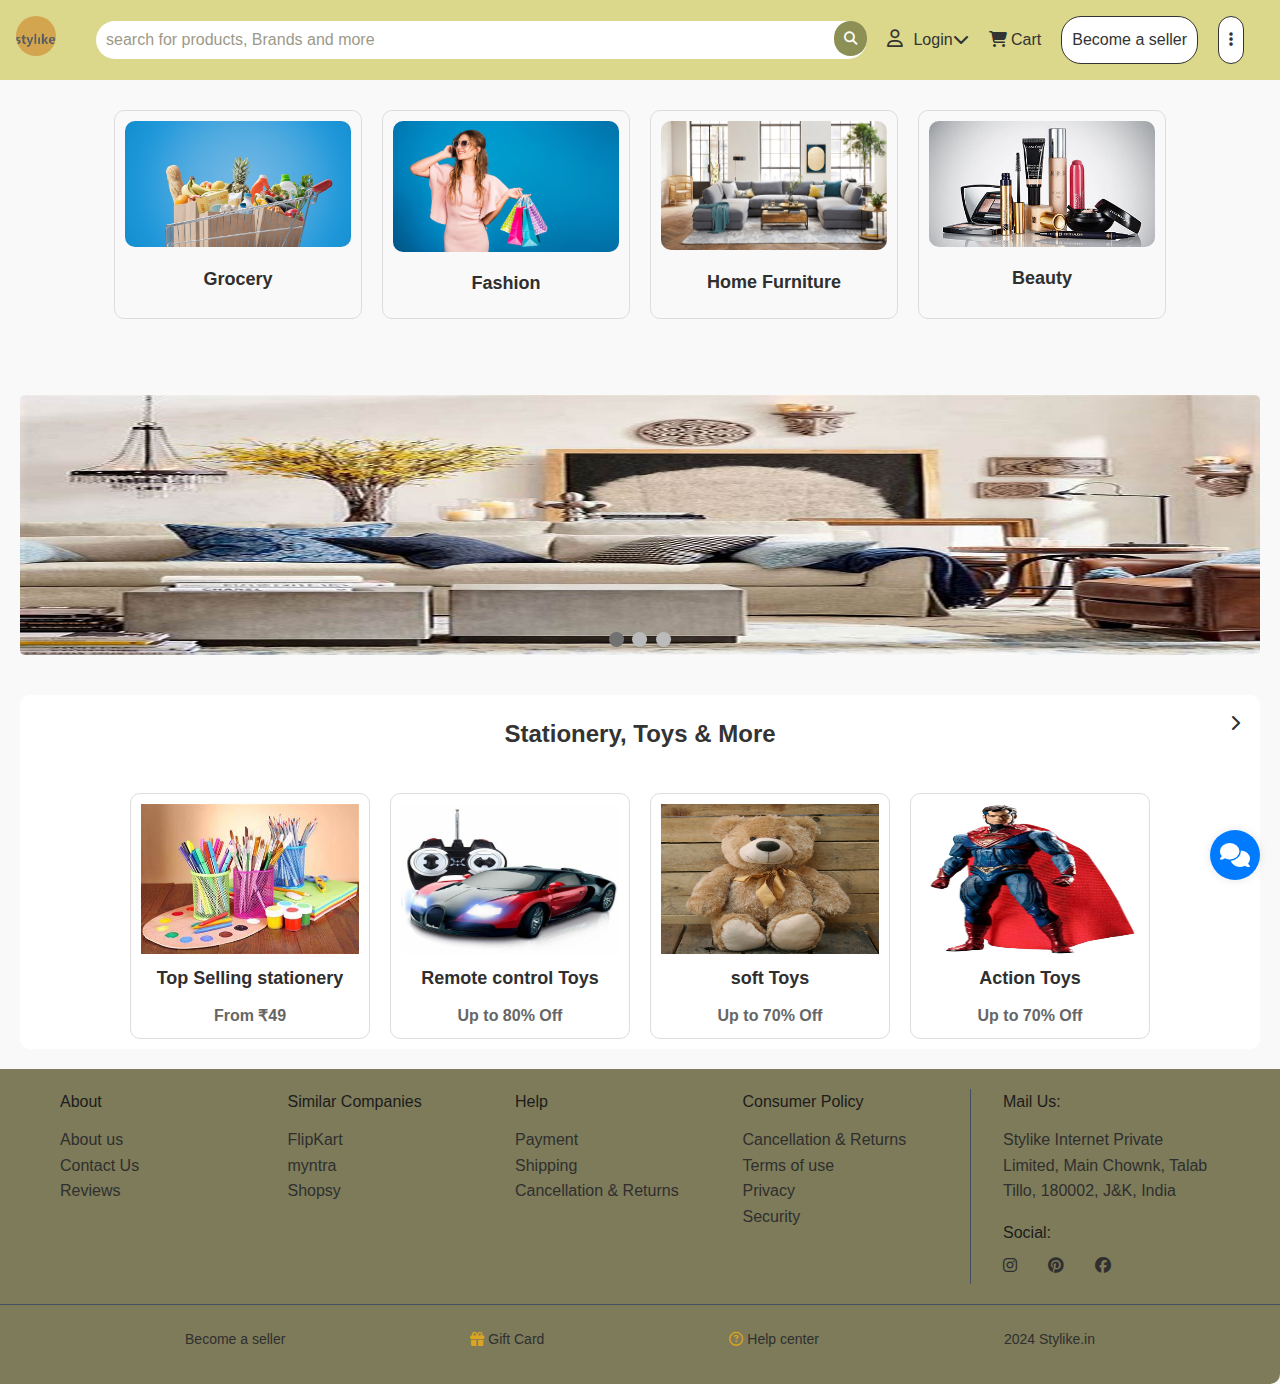
<file: index.html>
<!DOCTYPE html>
<html lang="en">

<head>
    <meta charset="UTF-8">
    <meta name="viewport" content="width=device-width, initial-scale=1.0">
    <title>Stylike</title>
    <link rel="shortcut icon" href="stylike.png" type="image/x-icon">
    <link rel="stylesheet" href="style.css">
    <link rel="stylesheet" href="https://cdnjs.cloudflare.com/ajax/libs/font-awesome/6.5.2/css/all.min.css">
</head>

<body>

    <body>

        <!-- header -->
        <header>
            <div class="navbar">
                <div class="nav_logo">
                    <div class="logo"></div>
                </div>

                <div class="search">
                    <div class="search-container">
                        <form class="d-flex" role="search">
                            <button type="submit"><i class="fa-solid fa-magnifying-glass"></i></button>
                            <input type="text" class="search-box" placeholder="search for products, Brands and more">
                        </form>
                    </div>
                </div>

                <div class="login">
                    <a href="login.html" id="login-link">
                        <div class="login-items">

                            <i class="fa-regular fa-user"></i>
                            <a href="login.html" id="login-link"> Login</a>
                            <!-- <div class="dropdown"> -->
                            <a id="login-link" href="login.html"><i class="fa-solid fa-chevron-down"></i></a>

                            <!-- </div> -->

                        </div>
                </div>

                <div class="cart">
                    <!-- <div class="Bag"> -->
                    <!-- <i class="fa-solid fa-cart-shopping"></i>
                        <p>Cart</p> -->
                    <a href="" id="cart-link"><i class="fas fa-shopping-cart"></i> Cart </a>
                    <!-- </div> Cart (0) -->
                </div>              
                

                <div class="become-seller">
                    <div class="seller">
                        <p>Become a seller</p>
                    </div>
                </div>


                <div class="more">
                    <div class="options">
                        <i class="fa-solid fa-ellipsis-vertical"></i>
                    </div>
                    <div class="dropdown-content">
                        <a href="review.html">Review</a>
                        <a href="payment.html">Payment</a>
                    </div>

                </div>

            </div>

        </header>

        <main>
            <div class="products">
                <div class="grocery">
                    <div class="grocery-item">
                        <div class="images">
                            <a id="anchor" href="grocery.html"><img src="grocery.jpg" alt="grocery" height="100%"
                                    width="100%">
                                <p>Grocery</p>
                            </a>
                        </div>

                    </div>

                </div>

                <!-- <div class="mobiles">
                    <div class="images">
                        <img src="smartphones.jpg" alt="mobiles" height="100%" width="100%">
                        <p>Mobiles</p>
                    </div>
                </div> -->

                <div class="fashion">
                    <div class="images">
                        <a id="anchor" href="fashion.html"><img src="fashion.jpg" alt="fashion" height="100%"
                                width="100%">
                            <p>Fashion</p>
                        </a>
                    </div>
                </div>

                <!-- <div class="electronics">
                    <div class="images">
                        <img src="electronics.jpeg" alt="fashion" height="100%" width="100%">
                        <p>Electronics</p>
                    </div>
                </div> -->

                <div class="home-Furniture">
                    <div class="images">
                        <a id="anchor" href="furniture.html"><img src="furnituree.jpg" alt="fashion" height="100%"
                                width="100%">
                            <p>Home Furniture</p>
                        </a>
                    </div>
                </div>

                <!-- <div class="appliances">
                    <div class="images">
                        <img src="appliances.jpg" alt="appliances" height="100%" width="100%">
                        <p>Appliances</p>
                    </div>
                </div> -->

                <!-- <div class="travel">
                    <div class="images">
                        <img src="travelimg.webp" alt="travel img" height="100%" width="100%">
                        <p>travel</p>
                    </div>
                </div>
     -->
                <div class="beauty-toys-more">
                    <a id="anchor" href="beauty.html">
                        <div class="images">
                            <img src="beau.jpg" alt="Beauty Product" height="100%" width="100%">
                            <p>Beauty</p>
                    </a>
                </div>
            </div>

            <!-- <div class="two-wheelers">
                    <div class="images">
                        <img src="bike.png" alt="Bike" height="100%" width="100%">
                        <p>Two wheeler</p>
                    </div>
                </div> -->
            </div>
            <br>

            <div class="slider">
                <div class="slide">
                    <a id="anchor" href="furniture.html"><img src="furniture.jpg" alt="Image 1"></a>
                </div>
                <div class="slide">
                    <a id="anchor" href="beauty.html"><img src="beauty.jpg" alt="Image 2"></a>
                </div>
                <div class="slide">
                    <a id="anchor" href="child-section.html"><img src="stationery.jpg" alt="Image 3"></a>
                </div>
                <div class="navigation-button">
                    <span class="dot active" onclick="changeSlide(0)"></span>
                    <span class="dot" onclick="changeSlide(1)"></span>
                    <span class="dot" onclick="changeSlide(2)"></span>

                </div>
            </div>

            

            

            <div class="child-section">
                <div class="box2">
                    <h3>Stationery, Toys & More</h3> <a id="anchor" href="child-section.html"><i id="angle"
                            class="fa-solid fa-chevron-right"></i></a>

                </div>

                <a id="anchor" href="child-section.html">
                    <div class="box-2">
                        <div class="product-3">
                            <div class="e-img">
                                <img src="stationery.jpg" alt="stationery" height="100%" width="100%">
                            </div>
                            <div class="para">
                                <div class="para1">
                                    <p>Top Selling stationery</p>
                                </div>
                                <div class="para2">
                                    <p>From ₹49</p>
                                </div>
                            </div>
                        </div>
                        <div class="product-4">
                            <div class="e-img">
                                <img src="remote-control-car.jpg" alt="remote-control-car" height="100%" width="100%">
                            </div>
                            <div class="para">
                                <div class="para1">
                                    <p>Remote control Toys</p>
                                </div>
                                <div class="para2">
                                    <p>Up to 80% Off</p>
                                </div>
                            </div>
                        </div>
                        <div class="product-5">
                            <div class="e-img">
                                <img src="teddy.jpg" alt="teddy" height="100%" width="100%">
                            </div>
                            <div class="para">
                                <div class="para1">
                                    <p>soft Toys</p>
                                </div>
                                <div class="para2">
                                    <p>Up to 70% Off</p>
                                </div>
                            </div>
                        </div>
                        <div class="product-6">
                            <div class="e-img">
                                <img src="superman.webp" alt="superman" height="100%" width="100%">
                            </div>
                            <div class="para">
                                <div class="para1">
                                    <p>Action Toys</p>
                                </div>
                                <div class="para2">
                                    <p>Up to 70% Off</p>
                                </div>
                            </div>
                        </div>
                    </div>
            </div></a>


            <script>
                function changeSlide(index) {
                    var slides = document.querySelectorAll('.slide');
                    var dots = document.querySelectorAll('.dot');
                    for (var i = 0; i < slides.length; i++) {
                        slides[i].style.display = 'none';
                        dots[i].classList.remove('active');
                    }
                    slides[index].style.display = 'block';
                    dots[index].classList.add('active');
                }
            </script>



        </main>
        <div class="chatbot-icon" onclick="toggleChatbot()">
            <i class="fa fa-comments"></i>
        </div>
    
        <!-- Chatbot container -->
        <div class="chatbot-container" id="chatbot-container">
            <div class="chat-box" id="chat-box">
                <!-- Messages will be displayed here -->
            </div>
            <div class="input-container">
                <input type="text" id="user-input" placeholder="Type a message..." onkeypress="handleKeyPress(event)">
                <button onclick="sendMessage()">Send</button>
            </div>
            <div class="button-container">
                <button onclick="sendQuickReply('Product Inquiry')">Product Inquiry</button>
                <button onclick="sendQuickReply('Order Tracking')">Order Tracking</button>
                <button onclick="sendQuickReply('Customer Support')">Customer Support</button>
            </div>
        </div>
    
        <script>// script.js
            function handleKeyPress(event) {
                if (event.key === 'Enter') {
                    sendMessage();
                }
            }
            
            function sendMessage() {
                const userInput = document.getElementById('user-input');
                const message = userInput.value.trim();
                if (message) {
                    displayMessage(message, 'user');
                    userInput.value = '';
                    // Simulate a bot response
                    setTimeout(() => {
                        handleBotResponse(message);
                    }, 1000);
                }
            }
            
            function sendQuickReply(message) {
                displayMessage(message, 'user');
                setTimeout(() => {
                    handleBotResponse(message);
                }, 1000);
            }
            
            function handleBotResponse(message) {
                let response = '';
                if (message.toLowerCase().includes('product inquiry')) {
                    response = 'Sure! What product are you interested in? We have a wide range of products including electronics, fashion, and groceries.';
                } else if (message.toLowerCase().includes('order tracking')) {
                    response = 'Please provide your order number, and I will check the status for you.';
                } else if (message.toLowerCase().includes('customer support')) {
                    response = 'How can I assist you with customer support? You can ask about returns, refunds, or any other issues you are facing.';
                } else {
                    response = 'I am here to help with product inquiries, order tracking, and customer support. How can I assist you today?';
                }
                displayMessage(response, 'bot');
            }
            
            function displayMessage(message, sender) {
                const chatBox = document.getElementById('chat-box');
                const messageElement = document.createElement('div');
                messageElement.classList.add('message', sender);
                messageElement.textContent = message;
                chatBox.appendChild(messageElement);
                chatBox.scrollTop = chatBox.scrollHeight;
            }
            
            function toggleChatbot() {
                const chatbotContainer = document.getElementById('chatbot-container');
                if (chatbotContainer.style.display === 'none' || chatbotContainer.style.display === '') {
                    chatbotContainer.style.display = 'block';
                } else {
                    chatbotContainer.style.display = 'none';
                }
            }
            </script>


        <footer>
            <div class="footer">
                <div class="footer-container">
                    <div class="footer-divs">
                        <p id="f-hd">About</p>
                        <a id="anchor" href="about.html">
                            <p id="f-D">About us</p>
                        </a>
                        <a id="anchor" href="contact.html">
                            <p id="f-D">Contact Us</p>
                        </a>
                        <a id="anchor" href="review.html">
                            <p id="f-D">Reviews</p>
                        </a>
                    </div>
                    <div class="footer-divs">
                        <p id="f-hd">Similar Companies</p>
                        <p id="f-D"><a id="anchor" href="https://www.flipkart.com/"> FlipKart</a></p>
                        <p id="f-D"><a id="anchor" href="https://www.myntra.com/"> myntra</a></p>
                        <p id="f-D"><a id="anchor" href="https://www.Shopsy.in/"> Shopsy</a></p>

                    </div>
                    <div class="footer-divs">
                        <p id="f-hd">Help</p>
                        <p id="f-D"><a id="anchor" href="payment.html">Payment</a></p>
                        <p id="f-D"><a id="anchor" href="">Shipping</a></p>
                        <p id="f-D"><a id="anchor" href="">Cancellation & Returns</a></p>
                    </div>
                    <div class="footer-divs">
                        <p id="f-hd">Consumer Policy</p>
                        <p id="f-D"><a id="anchor" href="">Cancellation & Returns</a></p>
                        <p id="f-D"><a id="anchor" href=""> Terms of use</a></p>
                        <p id="f-D"><a id="anchor" href="">Privacy</a></p>
                        <p id="f-D"><a id="anchor" href="">Security</a></p>
                    </div>
                    <div class="footer-divs-4">
                        <p id="f-hd">Mail Us:</p>
                        <p id="f-D-4">Stylike Internet Private Limited, Main Chownk, Talab Tillo, 180002, J&K, India
                        </p>
                        <p id="f-hd">Social:</p>
                        <pre><p id="icon"><a id="anchor" href="https://www.instagram.com/_.pratibha._09/"><i class="fa-brands fa-instagram" ></i></a>    <a id="anchor" href="https://in.pinterest.com/shwetamahajan118/"><i class="fa-brands fa-pinterest"></i></a>    <a id="anchor" href="https://www.facebook.com/profile.php?id=100074129723953"><i class="fa-brands fa-facebook"></i></pre>
                        </a>
                        </p>
                    </div>

                </div>

                <div class="f-end">
                    <div>
                        <p id="f-D"> Become a seller</p>
                    </div>
                    <div>
                        <p id="f-D"> <i id="icons" class="fa-solid fa-gift"></i> Gift Card</p>
                    </div>
                    <div>
                        <p id="f-D"> <i id="icons" class="fa-regular fa-circle-question"></i> Help center</p>
                    </div>
                    <div>
                        <p id="f-D"> 2024 Stylike.in</p>
                    </div>

                </div>
            </div>
        </footer>
        
    </body>

</html>
</file>
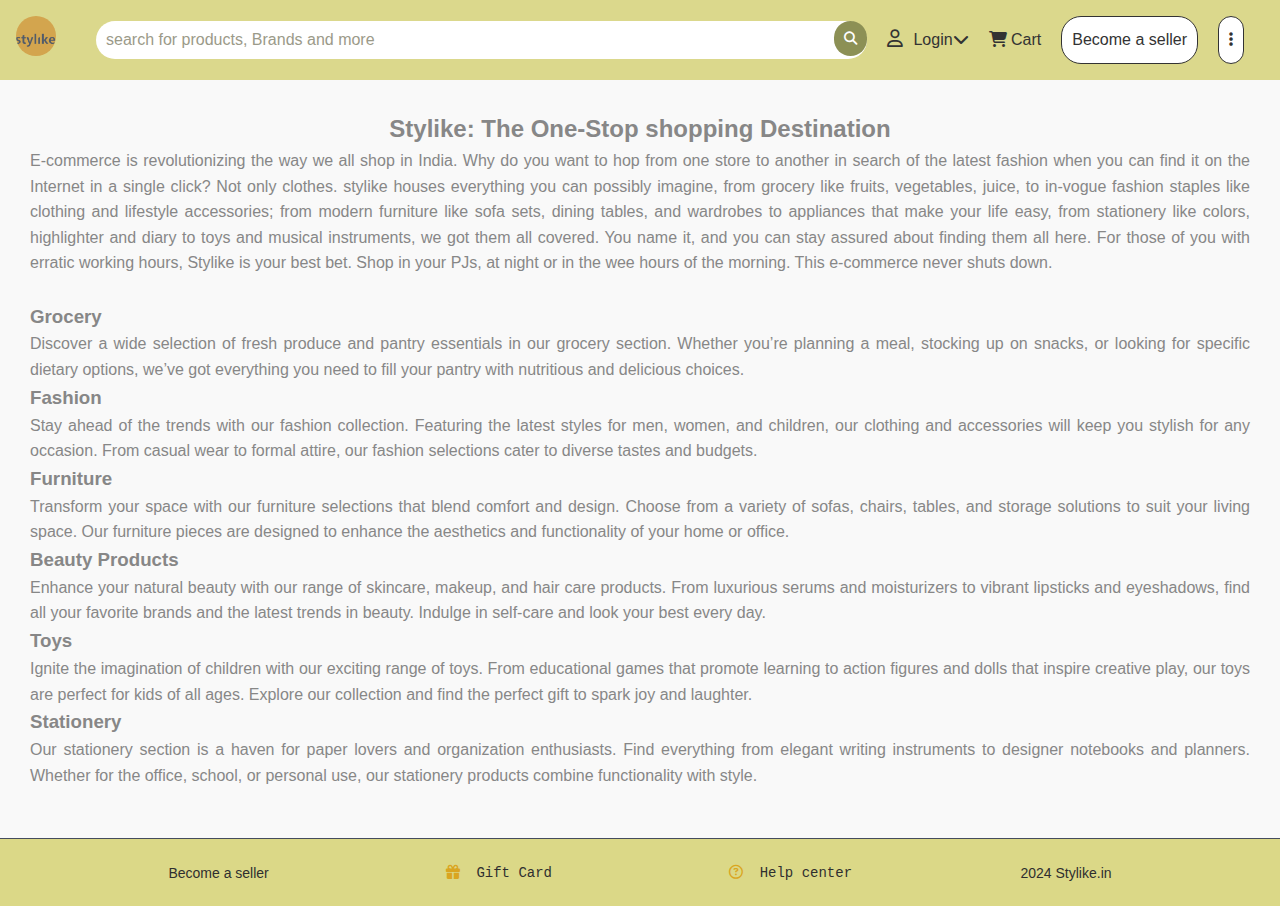
<file: about.html>
<!DOCTYPE html>
<html lang="en">

<head>
    <meta charset="UTF-8">
    <meta name="viewport" content="width=device-width, initial-scale=1.0">
    <title>About Us</title>
    <link rel="stylesheet" href="style.css">
    <link rel="stylesheet" href="https://cdnjs.cloudflare.com/ajax/libs/font-awesome/6.5.2/css/all.min.css">
</head>

<body>
    <header>
        <div class="navbar">
            <div class="nav_logo">
                <div class="logo"></div>
            </div>

            <div class="search">
                <div class="search-container">
                    <form class="d-flex" role="search">
                        <button type="submit"><i class="fa-solid fa-magnifying-glass"></i></button>
                        <input type="text" class="search-box" placeholder="search for products, Brands and more">
                    </form>
                </div>
            </div>

            <div class="login">
                <a href="login.html" id="login-link">
                    <div class="login-items">

                        <i class="fa-regular fa-user"></i>
                        <a href="login.html" id="login-link"> Login</a>
                        <!-- <div class="dropdown"> -->
                        <a id="login-link" href="login.html"><i class="fa-solid fa-chevron-down"></i></a>

                        <!-- </div> -->
                    </div>
            </div>

            <div class="cart">
                <!-- <div class="Bag"> -->
                <!-- <i class="fa-solid fa-cart-shopping"></i>
                    <p>Cart</p> -->
                <a href="" id="cart-link"><i class="fas fa-shopping-cart"></i> Cart </a>
                <!-- </div> Cart (0) -->
            </div>

            <div class="become-seller">
                <div class="seller">
                    <p>Become a seller</p>
                </div>
            </div>

            <div class="more">
                <div class="options">
                    <i class="fa-solid fa-ellipsis-vertical"></i>
                </div>

            </div>
        </div>

    </header>

    <div class="about">
        <h2 id="about">Stylike: The One-Stop shopping Destination</h2>
        E-commerce is revolutionizing the way we all shop in India. Why do you want to hop from one store to another
        in search of the latest fashion when you can find it on the Internet in a single click? Not only clothes.
        stylike houses everything you can possibly imagine, from grocery like fruits, vegetables,
        juice, to in-vogue fashion staples like clothing and lifestyle
        accessories; from modern furniture like sofa sets, dining tables, and wardrobes to appliances that make your
        life easy, from stationery like colors, highlighter and diary to toys and musical
        instruments, we got them all covered. You name it, and you can stay assured about finding them all here. For
        those of you with erratic working hours, Stylike is your best bet. Shop in your PJs, at night or in the wee
        hours of the morning. This e-commerce never shuts down.
        <br>

        <br>
        <h3>Grocery</h3>
        Discover a wide selection of fresh produce and pantry essentials in our grocery section. Whether
        you’re planning a meal, stocking up on snacks, or looking for specific dietary options, we’ve got everything you
        need to fill your pantry with nutritious and delicious choices.
        <br>
        

        <h3>Fashion</h3>
        Stay ahead of the trends with our fashion collection. Featuring the latest styles for men, women, and children,
        our clothing and accessories will keep you stylish for any occasion. From casual wear to formal attire, our
        fashion selections cater to diverse tastes and budgets.
        <br>
        

        <h3>Furniture</h3>
        Transform your space with our furniture selections that blend comfort and design. Choose from a variety of
        sofas, chairs, tables, and storage solutions to suit your living space. Our furniture pieces are designed to
        enhance the aesthetics and functionality of your home or office.
        <br>
        

        <h3>Beauty Products</h3>
        Enhance your natural beauty with our range of skincare, makeup, and hair care products. From luxurious serums
        and moisturizers to vibrant lipsticks and eyeshadows, find all your favorite brands and the latest trends in
        beauty. Indulge in self-care and look your best every day.
        <br>
        

        <h3>Toys</h3>
        Ignite the imagination of children with our exciting range of toys. From educational games that promote learning
        to action figures and dolls that inspire creative play, our toys are perfect for kids of all ages. Explore our
        collection and find the perfect gift to spark joy and laughter.
        <br>
        

        <h3>Stationery</h3>
        Our stationery section is a haven for paper lovers and organization enthusiasts. Find everything from elegant
        writing instruments to designer notebooks and planners. Whether for the office, school, or personal use, our
        stationery products combine functionality with style.


    </div>
    </main>


    <footer>
        <div class="f-end-n">
            <div>
                <p id="f-D"> Become a seller</p>
            </div>
            <div>
                <pre><p id="f-D"> <i id="icons" class="fa-solid fa-gift"></i>  Gift Card</p></pre>
            </div>
            <div>
                <pre><p id="f-D"> <i id="icons" class="fa-regular fa-circle-question"></i>  Help center</p></pre>
            </div>
            <div>
                <p id="f-D"> 2024 Stylike.in</p>
            </div>

        </div>
    </footer>

</body>

</html>
</file>
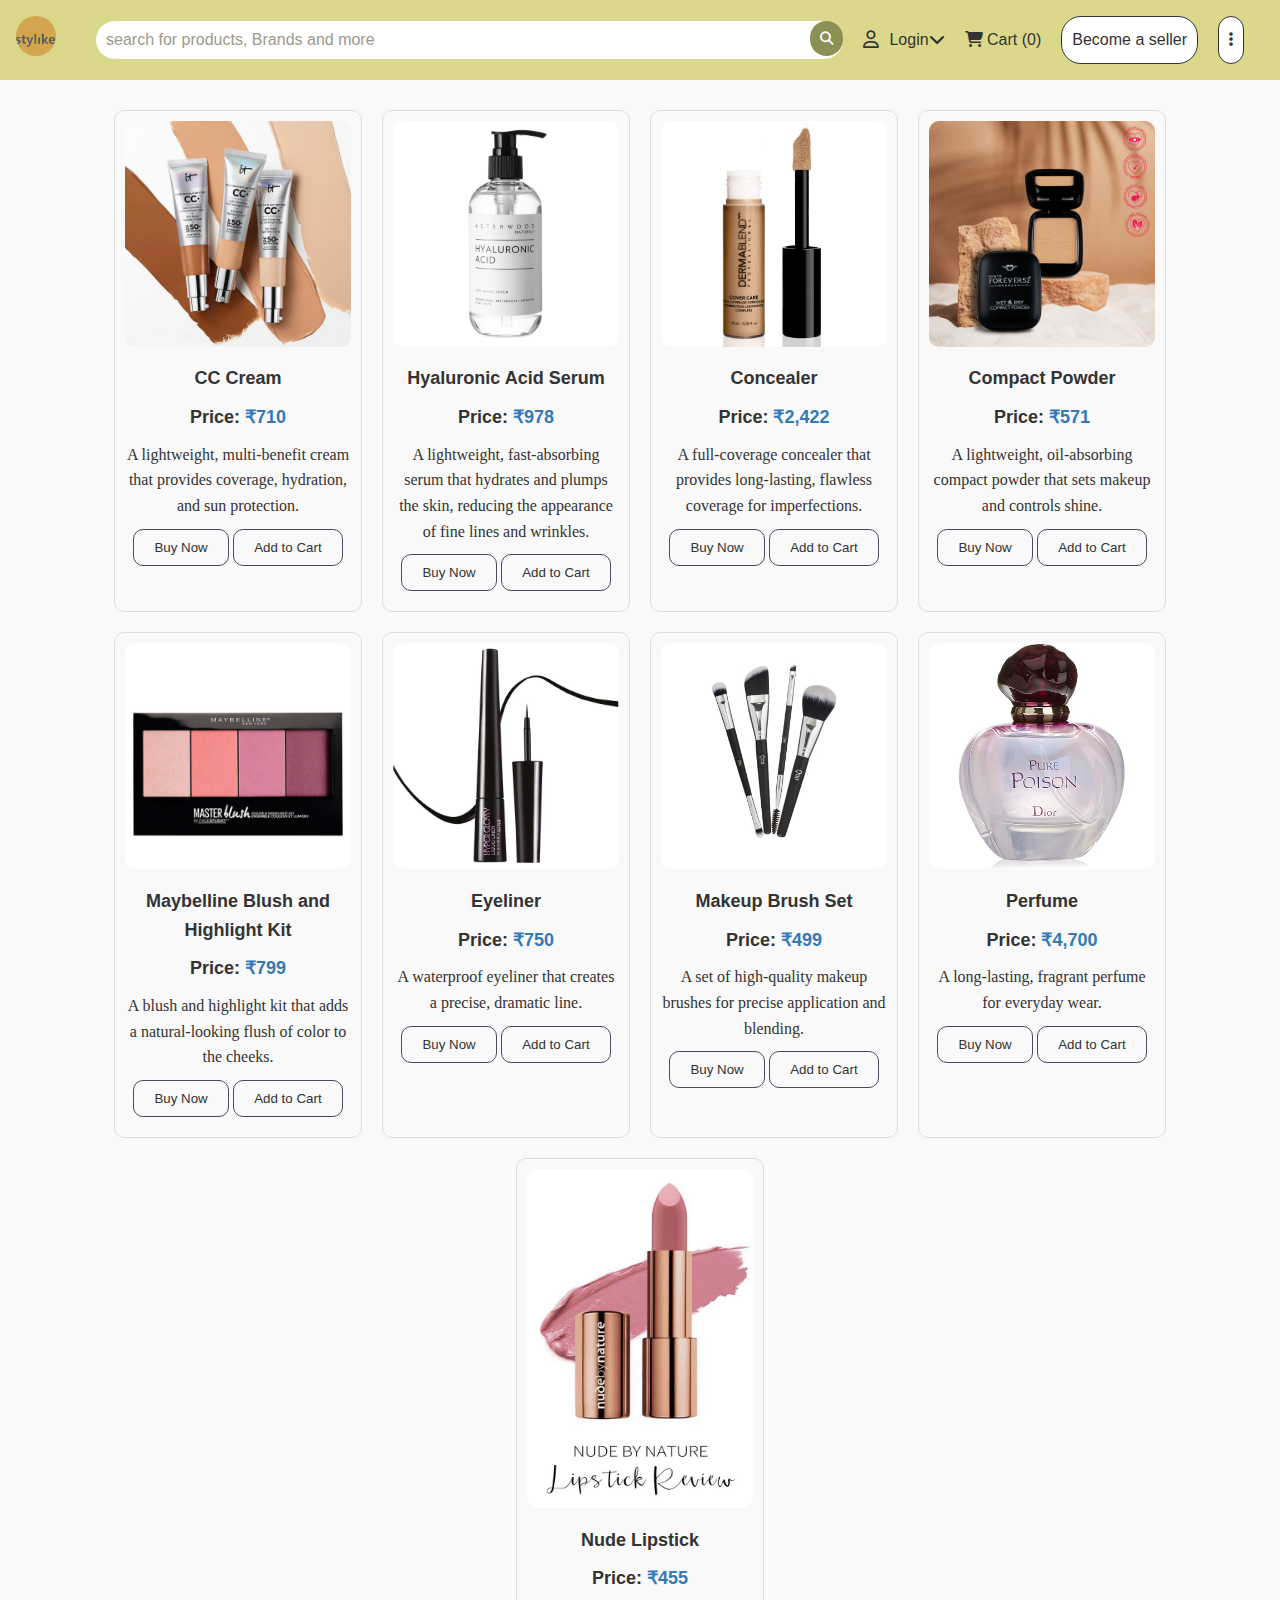
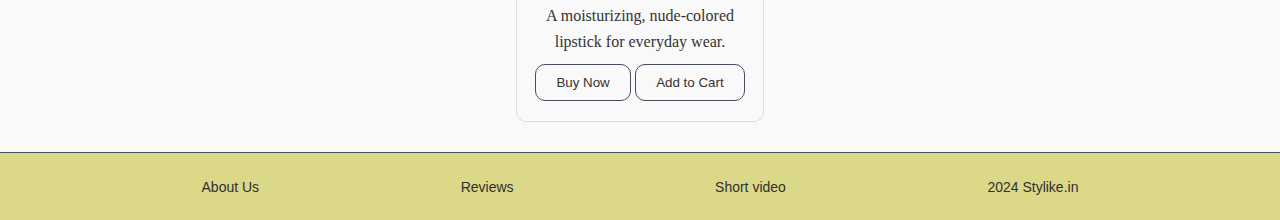
<file: beauty.html>
<!DOCTYPE html>
<html lang="en">
<head>
    <meta charset="UTF-8">
    <meta name="viewport" content="width=device-width, initial-scale=1.0">
    <title>Beauty</title>
    <link rel="shortcut icon" href="beauty.jpg" type="image/x-icon">
    <link rel="stylesheet" href="style.css">
    <link rel="stylesheet" href="https://cdnjs.cloudflare.com/ajax/libs/font-awesome/6.5.2/css/all.min.css">
    
</head>
<body>
    <header>
        <div class="navbar">
            <div class="nav_logo">
                <div class="logo"></div>
            </div>

            <div class="search">
                <div class="search-container">
                    <form class="d-flex" role="search">
                        <button type="submit"><i class="fa-solid fa-magnifying-glass"></i></button>
                        <input type="text" class="search-box" placeholder="search for products, Brands and more">
                    </form>
                </div>
            </div>

            <div class="login">
                <div class="login-items">

                    <i class="fa-regular fa-user"></i>
                    <a href="login.html" id="login-link"> Login</a>
                    <!-- <div class="dropdown"> -->
                        <a id="anchor" href="login.html"><i class="fa-solid fa-chevron-down"></i></a>
                       
                    <!-- </div> -->

                </div>

            </div>

        

            <div class="cart">
                <!-- <div class="Bag"> -->
                    <!-- <i class="fa-solid fa-cart-shopping"></i>
                    <p>Cart</p> -->
                    <a href="cart.html" id="cart-link"><i class="fas fa-shopping-cart"></i> Cart (<span id="cart-count">0</span>)</a>
                <!-- </div> -->
            </div>

            <div class="become-seller">
                <div class="seller">
                    <p>Become a seller</p>
                </div>
            </div>

            <div class="more">
                <div class="options">
                    <i class="fa-solid fa-ellipsis-vertical"></i>
                </div>
                <div class="dropdown-content">
                    <a href="review.html">Review</a>
                    <a href="payment.html">Payment</a>
                </div>

            </div>

        </div>
       
    </header>


    <div class="products">
        <div class="grocery">
            <div class="grocery-item">
                <div class="images">
                    <img src="cc-cream.webp" alt="fruits" height="250px" width="100%">
                    <p>CC Cream</p>
                    <p>Price: <span class="price">₹710</span></p>
                    <p id="description">A lightweight, multi-benefit cream that provides coverage, hydration, and sun protection.</p>
                    <button class="Buy-Now">Buy Now </button>
                    <!-- <button class="add-to-cart">Add to Cart</button> -->
                <button class="add-to-cart" data-product-id="1" data-product-name="CC Cream" data-product-price="710" data-product-image="cc-cream.webp">Add to Cart</button>

                </div>

            </div>

        </div>

        <div class="mobiles">
            <div class="images">
                <img  src="serum.jpg" alt="serum" height="100%" width="100%">
                <p>Hyaluronic Acid Serum </p>
                <p>Price: <span class="price">₹978</span></p>
                <p id="description">A lightweight, fast-absorbing serum that hydrates and plumps the skin, reducing the appearance of fine lines and wrinkles.</p>
                <button class="Buy-Now">Buy Now </button>
                <!-- <button class="add-to-cart">Add to Cart</button> -->
                <button class="add-to-cart" data-product-id="2" data-product-name="Hyaluronic Acid Serum" data-product-price="978" data-product-image="serum.jpg">Add to Cart</button>

            </div>
        </div>

        <div class="fashion">
            <div class="images">
                <img  src="concealer.jpg" alt="concealer" height="100%" width="100%">
                <p>Concealer</p>
                <p>Price: <span class="price">₹2,422</span></p>
                <p id="description">A full-coverage concealer that provides long-lasting, flawless coverage for imperfections.</p>
                <button class="Buy-Now">Buy Now </button>
                <!-- <button class="add-to-cart">Add to Cart</button> -->
                <button class="add-to-cart" data-product-id="3" data-product-name="Concealer" data-product-price="2422" data-product-image="concealer.jpg">Add to Cart</button>

            </div>
        </div>

        <div class="electronics">
            <div class="images">
                <img  src="compact-powder.avif" alt="compact-powder" height="100%" width="100%">
                <p>Compact Powder</p>
                <p>Price: <span class="price">₹571</span></p>
                <p id="description">A lightweight, oil-absorbing compact powder that sets makeup and controls shine.</p>
                <button class="Buy-Now">Buy Now </button>
                <!-- <button class="add-to-cart">Add to Cart</button> -->
                <button class="add-to-cart" data-product-id="4" data-product-name="Compact Powder" data-product-price="571" data-product-image="compact-powder.avif">Add to Cart</button>

            </div>
        </div>

        <div class="home-Furniture">
            <div class="images">
                <img src="blush.jpg" alt="blush" height="100%" width="100%">
                <p>Maybelline Blush and Highlight Kit</p>
                <p>Price: <span class="price">₹799</span></p>
                <p id="description">A blush and highlight kit that adds a natural-looking flush of color to the cheeks.</p>
                <button class="Buy-Now">Buy Now </button>
                <!-- <button class="add-to-cart">Add to Cart</button> -->
                <button class="add-to-cart" data-product-id="5" data-product-name="Maybelline Blush and Highlight Kit" data-product-price="799" data-product-image="blush.jpg">Add to Cart</button>

            </div>
        </div>

        <div class="appliances">
            <div class="images">
                <img src="eyeliner.avif" alt="eyeliner" height="100%" width="100%">
                <p>Eyeliner</p>
                <p>Price: <span class="price">₹750</span></p>
                <p id="description">A waterproof eyeliner that creates a precise, dramatic line.</p>
                <button class="Buy-Now">Buy Now </button>
                <!-- <button class="add-to-cart">Add to Cart</button> -->
                <button class="add-to-cart" data-product-id="6" data-product-name="A waterproof eyeliner that creates a precise, dramatic line." data-product-price="750" data-product-image="eyeliner.avif">Add to Cart</button>

            </div>
        </div>

        <div class="travel">
            <div class="images">
                <img  src="makeup-brushh.jpg" alt="makeup-brush" height ="100%" width="100%">
                <p>Makeup Brush Set</p>
                <p>Price: <span class="price">₹499</span></p>
                <p id="description">A set of high-quality makeup brushes for precise application and blending.</p>
                <button class="Buy-Now">Buy Now </button>
                <!-- <button class="add-to-cart">Add to Cart</button> -->
                <button class="add-to-cart" data-product-id="7" data-product-name="Makeup Brush Set" data-product-price="499" data-product-image="makeup-brushh.jpg">Add to Cart</button>

            </div>
        </div>

        <div class="beauty-toys-more">
            <div class="images">
                <img src="perfume.jpg" alt="perfume" height="100%" width="100%">
                <p>Perfume</p>
                <p>Price: <span class="price">₹4,700</span></p>
                <p id="description">A long-lasting, fragrant perfume for everyday wear.</p>
                <button class="Buy-Now">Buy Now </button>
                <!-- <button class="add-to-cart">Add to Cart</button> -->
                <button class="add-to-cart" data-product-id="8" data-product-name="Perfume" data-product-price="4450" data-product-image="perfume.jpg">Add to Cart</button>

            </div>
        </div>

        <div class="two-wheelers">
            <div class="images">
                <img src="lipshade.jpg" alt="lipshade" height="200%" width="100%">
                <p>Nude Lipstick</p>
                <p>Price: <span class="price">₹455</span></p>
                <p id="description">A moisturizing, nude-colored lipstick for everyday wear.</p>
                <button class="Buy-Now">Buy Now </button>
                <!-- <button class="add-to-cart">Add to Cart</button> -->
                <button class="add-to-cart" data-product-id="9" data-product-name="Nude Lipstick" data-product-price="455" data-product-image="lipshade.jpg">Add to Cart</button>

                

            </div>
        </div>
    </div>

    <script src="script.js"></script>
    <footer>
        <div class="f-end-n">
            <div>
                <a id="anchor" href="about.html"><p id="f-D"> About Us</p></a>
            </div>
            <div>
                <a id="anchor" href="review.html"><p id="f-D"> Reviews</p></a>
            </div>
            <div>
                <a id="anchor" href="https://youtu.be/lnTWVAyMHg0?si=tpxT5-sYXNqmMyHq"><p id="f-D">Short video</p></a>
            </div>
            <div>
                <p id="f-D"> 2024 Stylike.in</p>
            </div>
            
        </div>
    </footer>
</body>
</html>
</file>
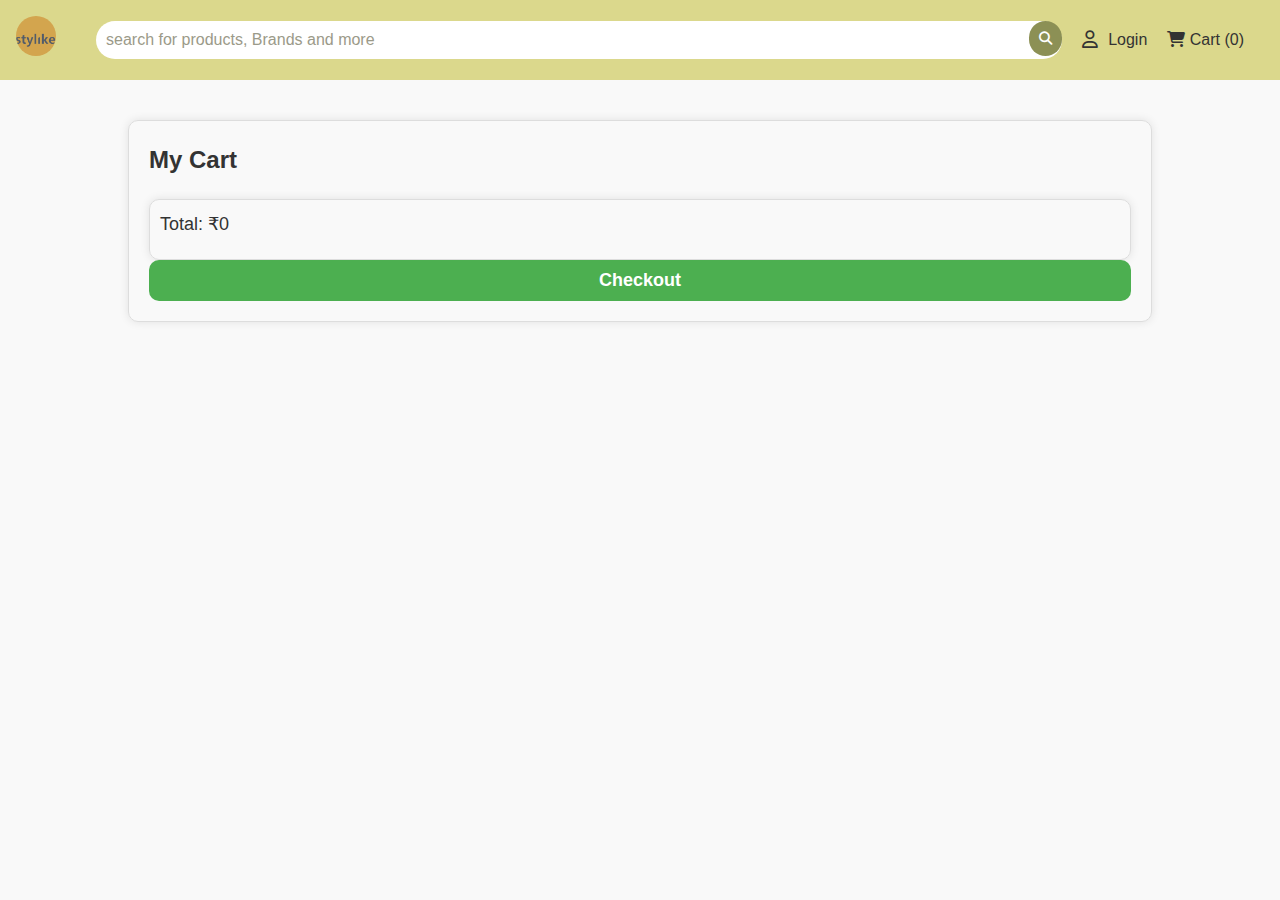
<file: cart.html>
<!DOCTYPE html>
<html lang="en">

<head>
    <meta charset="UTF-8">
    <meta name="viewport" content="width=device-width, initial-scale=1.0">
    <title>Cart</title>
    <link rel="stylesheet" href="style.css">
    <link rel="stylesheet" href="https://cdnjs.cloudflare.com/ajax/libs/font-awesome/6.5.2/css/all.min.css">

    <style>
        .cart-container {
            width: 80%;
            margin: 40px auto;
            padding: 20px;
            border: 1px solid #ddd;
            border-radius: 10px;
            box-shadow: 0 0 10px rgba(0, 0, 0, 0.1);
        }

        .cart-items {
            display: flex;
            flex-wrap: wrap;
            justify-content: space-between;
        }

        .cart-item {
            width: 45%;
            margin: 10px;
            padding: 10px;
            border: 1px solid #ddd;
            border-radius: 10px;
            box-shadow: 0 0 10px rgba(0, 0, 0, 0.1);
        }

        .cart-item img {
            width: 100%;
            height: 150px;
            object-fit: cover;
            border-radius: 10px 10px 0 0;
        }

        .cart-item.product-name {
            font-weight: bold;
            font-size: 18px;
            margin-bottom: 10px;
        }

        .cart-item.product-price {
            font-size: 18px;
            color: #666;
        }

        .cart-item.quantity {
            font-size: 18px;
            color: #666;
        }

        .cart-total {
            margin-top: 20px;
            padding: 10px;
            border: 1px solid #ddd;
            border-radius: 10px;
            box-shadow: 0 0 10px rgba(0, 0, 0, 0.1);
        }

        .cart-total p {
            font-size: 18px;
            margin-bottom: 10px;
        }

        .checkout-btn {
            width: 100%;
            padding: 10px;
            font-size: 18px;
            font-weight: bold;
            color: #fff;
            background-color: #4CAF50;
            border: none;
            border-radius: 10px;
            cursor: pointer;
        }

        .checkout-btn:hover {
            background-color: #3e8e41;
        }
    </style>
</head>

<body>
    <header>
        <div class="navbar">
            <div class="nav_logo">
                <div class="logo"></div>
            </div>
            <div class="search">
                <div class="search-container">
                    <form class="d-flex" role="search">
                        <button type="submit"><i class="fa-solid fa-magnifying-glass"></i></button>
                        <input type="text" class="search-box" placeholder="search for products, Brands and more">
                    </form>
                </div>
            </div>
            <div class="login">
                <div class="login-items">
                    <i class="fa-regular fa-user"></i>
                    <a href="login.html" id="login-link"> Login</a>
                </div>
            </div>
            <div class="cart">
                <a href="cart.html" id="cart-link"><i class="fas fa-shopping-cart"></i> Cart (0)</a>
            </div>
        </div>
    </header>
    <div class="cart-container">
        <h2>My Cart</h2>
        <div class="cart-items">
            <!-- cart items will be displayed here -->
        </div>
        <div class="cart-total">
            <ul id="cart-list"></ul>
            <p id="cart-total">Total: ₹0</p>
        </div>
        <button class="checkout-btn">Checkout</button>
    </div>

    <script>
        let cart = JSON.parse(localStorage.getItem('cart')) || [];

        function updateCartList() {
            const cartList = document.getElementById("cart-list");
            cartList.innerHTML = "";

            cart.forEach((item, index) => {
                const cartItem = document.createElement("li");
                const imgContainer = document.createElement("span"); // create a container element
                const img = document.createElement("img");
                img.src = item.productImage;
                img.alt = item.productName;
                img.width = 100;
                img.height = 100;
                imgContainer.appendChild(img); // append the img element to the container

                const text = document.createElement("span");
                text.textContent = `${item.productName} x ${item.quantity} = ₹${item.productPrice * item.quantity}`;

                const removeButton = document.createElement("button");
                removeButton.textContent = "Remove";
                removeButton.onclick = () => {
                    cart.splice(index, 1);
                    localStorage.setItem('cart', JSON.stringify(cart));
                    updateCartList();
                };

                cartItem.appendChild(imgContainer); // append the container to the cartItem
                cartItem.appendChild(text);
                cartItem.appendChild(removeButton);
                cartList.appendChild(cartItem);
            });

            const total = cart.reduce((acc, item) => acc + item.productPrice * item.quantity, 0);
            const cartTotalElement = document.getElementById("cart-total");
            cartTotalElement.textContent = `Total: ₹${total}`;
        }

        updateCartList(); // Call the updateCartList function

        // Example cart data
        cart = [
            {
                productID: 1,
                productName: "Crop Top",
                productPrice: 400,
                productImage: "top.jpg",
                quantity: 1
            },
            {
                productID: 2,
                productName: "Baggy Jeans",
                productPrice: 699,
                productImage: "women'scargo.jpg",
                quantity: 1
            },

        ];

        // Store the cart data in local storage
        localStorage.setItem('cart', JSON.stringify(cart));


    </script>
</body>

</html>
</file>
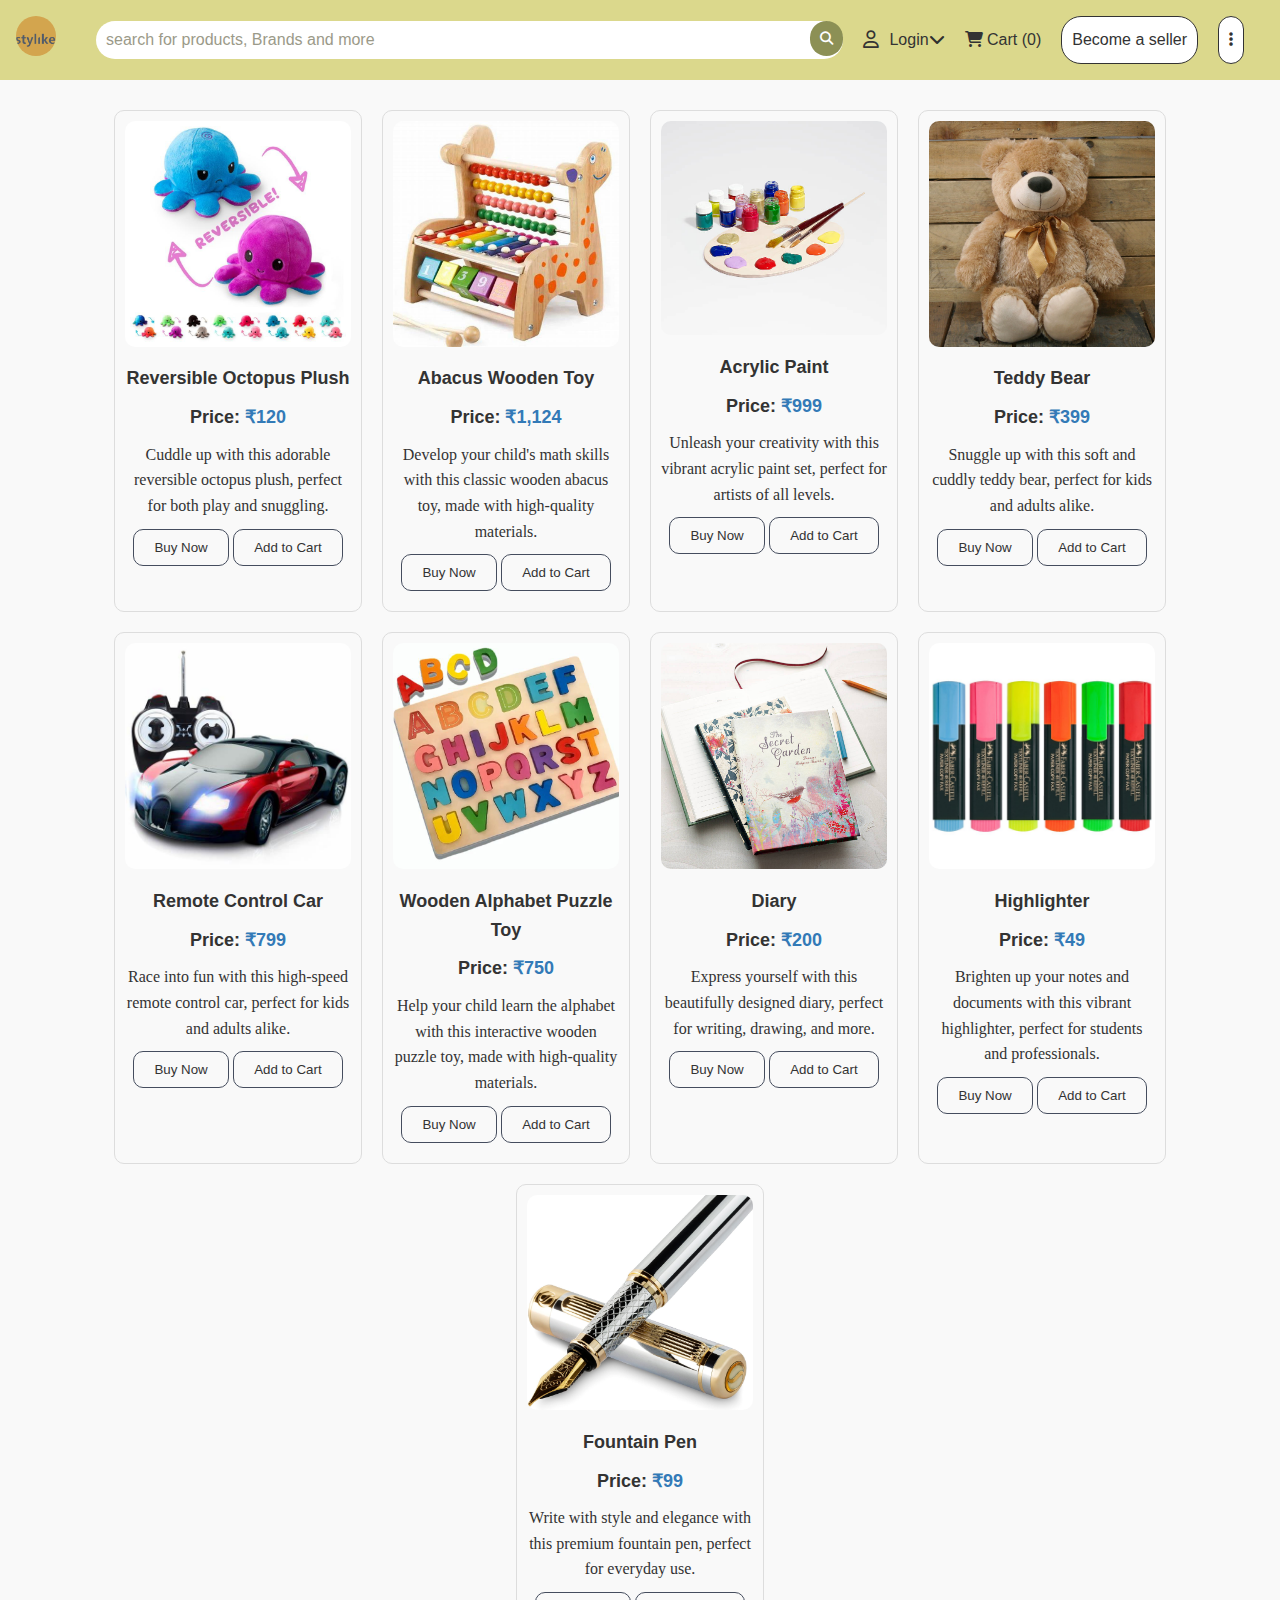
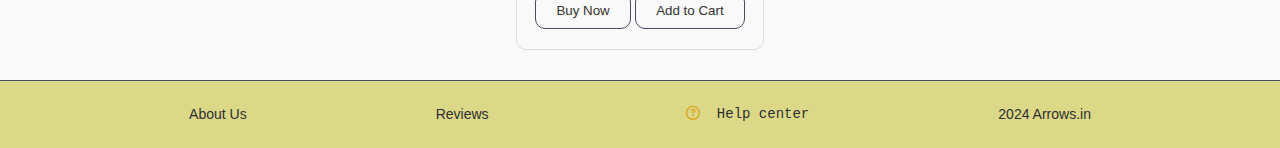
<file: child-section.html>
<!DOCTYPE html>
<html lang="en">
<head>
    <meta charset="UTF-8">
    <meta name="viewport" content="width=device-width, initial-scale=1.0">
    <title>Stationery,Toys & More</title>
    <link rel="shortcut icon" href="teddy.jpg" type="image/x-icon">
    <link rel="stylesheet" href="style.css">
    <link rel="stylesheet" href="https://cdnjs.cloudflare.com/ajax/libs/font-awesome/6.5.2/css/all.min.css">
    
</head>
<body>
    <header>
        <div class="navbar">
            <div class="nav_logo">
                <div class="logo"></div>
            </div>

            <div class="search">
                <div class="search-container">
                    <form class="d-flex" role="search">
                        <button type="submit"><i class="fa-solid fa-magnifying-glass"></i></button>
                        <input type="text" class="search-box" placeholder="search for products, Brands and more">
                    </form>
                </div>
            </div>

            <div class="login">
                <div class="login-items">

                    <i class="fa-regular fa-user"></i>
                    <a href="login.html" id="login-link"> Login</a>
                    <!-- <div class="dropdown"> -->
                        <a id="anchor" href="login.html"><i class="fa-solid fa-chevron-down"></i></a>
                       
                    <!-- </div> -->

                </div>

            </div>

        

            <div class="cart">
                <!-- <div class="Bag"> -->
                    <!-- <i class="fa-solid fa-cart-shopping"></i>
                    <p>Cart</p> -->
                    <a href="cart.html" id="cart-link"><i class="fas fa-shopping-cart"></i> Cart (<span id="cart-count">0</span>)</a>
                <!-- </div> -->
            </div>

            <div class="become-seller">
                <div class="seller">
                    <p>Become a seller</p>
                </div>
            </div>

            <div class="more">
                <div class="options">
                    <i class="fa-solid fa-ellipsis-vertical"></i>
                </div>
                <div class="dropdown-content">
                    <a href="review.html">Review</a>
                    <a href="payment.html">Payment</a>
                </div>

            </div>

        </div>
       
    </header>


    <div class="products">
        <div class="grocery">
            <div class="grocery-item">
                <div class="images">
                    <img src="reversible-octopus-plush.jpg" alt="reversible-octopus-plush" height="250px" width="100%">
                    <p>Reversible Octopus Plush</p>
                    <p>Price: <span class="price">₹120</span></p>
                    <p id="description">Cuddle up with this adorable reversible octopus plush, perfect for both play and snuggling.</p>
                    <button class="Buy-Now">Buy Now </button>
                    <!-- <button class="add-to-cart">Add to Cart</button> -->
                      <button class="add-to-cart" data-product-id="1" data-product-name="Reversible Octopus Plush" data-product-price="120" data-product-image="reversible-octopus-plush.jpg">Add to Cart</button>

                </div>

            </div>

        </div>

        <div class="mobiles">
            <div class="images">
                <img  src="abacus-wooden-toy.jpeg" alt="abacus-wooden-toy" height="100%" width="100%">
                <p>Abacus Wooden Toy </p>
                <p>Price: <span class="price">₹1,124</span></p>
                <p id="description">Develop your child's math skills with this classic wooden abacus toy, made with high-quality materials.</p>
                <button class="Buy-Now">Buy Now </button>
                <!-- <button class="add-to-cart">Add to Cart</button> -->
                  <button class="add-to-cart" data-product-id="2" data-product-name="Abacus Wooden Toy" data-product-price="1124" data-product-image="abacus-wooden-toy.jpeg">Add to Cart</button>

            </div>
        </div>

        <div class="fashion">
            <div class="images">
                <img  src="oil-paint-palette.jpg" alt="Acrylic Paint" height="100%" width="100%">
                <p>Acrylic Paint</p>
                <p>Price: <span class="price">₹999</span></p>
                <p id="description">Unleash your creativity with this vibrant acrylic paint set, perfect for artists of all levels.</p>
                <button class="Buy-Now">Buy Now </button>
                <!-- <button class="add-to-cart">Add to Cart</button> -->
                <button class="add-to-cart" data-product-id="3" data-product-name="Acrylic Paint" data-product-price="999" data-product-image="oil-paint-palette.jpg">Add to Cart</button>

            </div>
        </div>

        <div class="electronics">
            <div class="images">
                <img  src="teddy.jpg" alt="Teddy" height="100%" width="100%">
                <p>Teddy Bear</p>
                <p>Price: <span class="price">₹399</span></p>
                <p id="description">Snuggle up with this soft and cuddly teddy bear, perfect for kids and adults alike.</p>
                <button class="Buy-Now">Buy Now </button>
                <!-- <button class="add-to-cart">Add to Cart</button> -->
                  <button class="add-to-cart" data-product-id="4" data-product-name="Teddy Bear" data-product-price="399" data-product-image="teddy.jpg">Add to Cart</button>

            </div>
        </div>

        <div class="home-Furniture">
            <div class="images">
                <img src="remote-control-car.jpg" alt="remote-control-car" height="100%" width="100%">
                <p>Remote Control Car</p>
                <p>Price: <span class="price">₹799</span></p>
                <p id="description">Race into fun with this high-speed remote control car, perfect for kids and adults alike.</p>
                <button class="Buy-Now">Buy Now </button>
                <!-- <button class="add-to-cart">Add to Cart</button> -->
                  <button class="add-to-cart" data-product-id="5" data-product-name="Remote Control Car" data-product-price="799" data-product-image="remote-control-car.jpg">Add to Cart</button>

            </div>
        </div>

        <div class="appliances">
            <div class="images">
                <img src="Wooden-alphabet-puzzle-toy.jpg" alt="Wooden-alphabet-puzzle-toy" height="100%" width="100%">
                <p>Wooden Alphabet Puzzle Toy</p>
                <p>Price: <span class="price">₹750</span></p>
                <p id="description">Help your child learn the alphabet with this interactive wooden puzzle toy, made with high-quality materials.</p>
                <button class="Buy-Now">Buy Now </button>
                <!-- <button class="add-to-cart">Add to Cart</button> -->
                  <button class="add-to-cart" data-product-id="6" data-product-name="Alphabet Puzzle Toy" data-product-price="750" data-product-image="Wooden-alphabet-puzzle-toy.jpg">Add to Cart</button>

            </div>
        </div>

        <div class="travel">
            <div class="images">
                <img  src="diary.jpeg" alt="diary" height ="100%" width="100%">
                <p>Diary</p>
                <p>Price: <span class="price">₹200</span></p>
                <p id="description">Express yourself with this beautifully designed diary, perfect for writing, drawing, and more.</p>
                <button class="Buy-Now">Buy Now </button>
                <!-- <button class="add-to-cart">Add to Cart</button> -->
                  <button class="add-to-cart" data-product-id="7" data-product-name="Diary" data-product-price="200" data-product-image="diary.jpeg">Add to Cart</button>

            </div>
        </div>

        <div class="beauty-toys-more">
            <div class="images">
                <img src="highlighter.jpg" alt="highlighter" height="100%" width="100%">
                <p>Highlighter</p>
                <p>Price: <span class="price">₹49</span></p>
                <p id="description">Brighten up your notes and documents with this vibrant highlighter, perfect for students and professionals.</p>
                <button class="Buy-Now">Buy Now </button>
                <!-- <button class="add-to-cart">Add to Cart</button> -->
                  <button class="add-to-cart" data-product-id="8" data-product-name="Highlighter" data-product-price="49" data-product-image="highlighter.jpg">Add to Cart</button>

            </div>
        </div>

        <div class="two-wheelers">
            <div class="images">
                <img src="pen.jpg" alt="pen" height="200%" width="100%">
                <p>Fountain Pen</p>
                <p>Price: <span class="price">₹99</span></p>
                <p id="description">Write with style and elegance with this premium fountain pen, perfect for everyday use.</p>
                <button class="Buy-Now">Buy Now </button>
                <!-- <button class="add-to-cart">Add to Cart</button> -->
                  <button class="add-to-cart" data-product-id="9" data-product-name="Fountain Pen" data-product-price="99" data-product-image="pen.jpg">Add to Cart</button>

                

            </div>
        </div>
    </div>

    <script src="script.js"></script>
    <footer>
        <div class="f-end-n">
            <div>
                <a id="anchor" href="about.html"><p id="f-D"> About Us</p></a>
            </div>
            <div>
                <a id="anchor" href="review.html"><p id="f-D"> Reviews</p></a>
            </div>
            <div>
                <pre><p id="f-D"> <i id="icons" class="fa-regular fa-circle-question"></i>  Help center</p></pre>
            </div>
            <div>
                <p id="f-D"> 2024 Arrows.in</p>
            </div>
            
        </div>
    </footer>
</body>
</html>
</file>
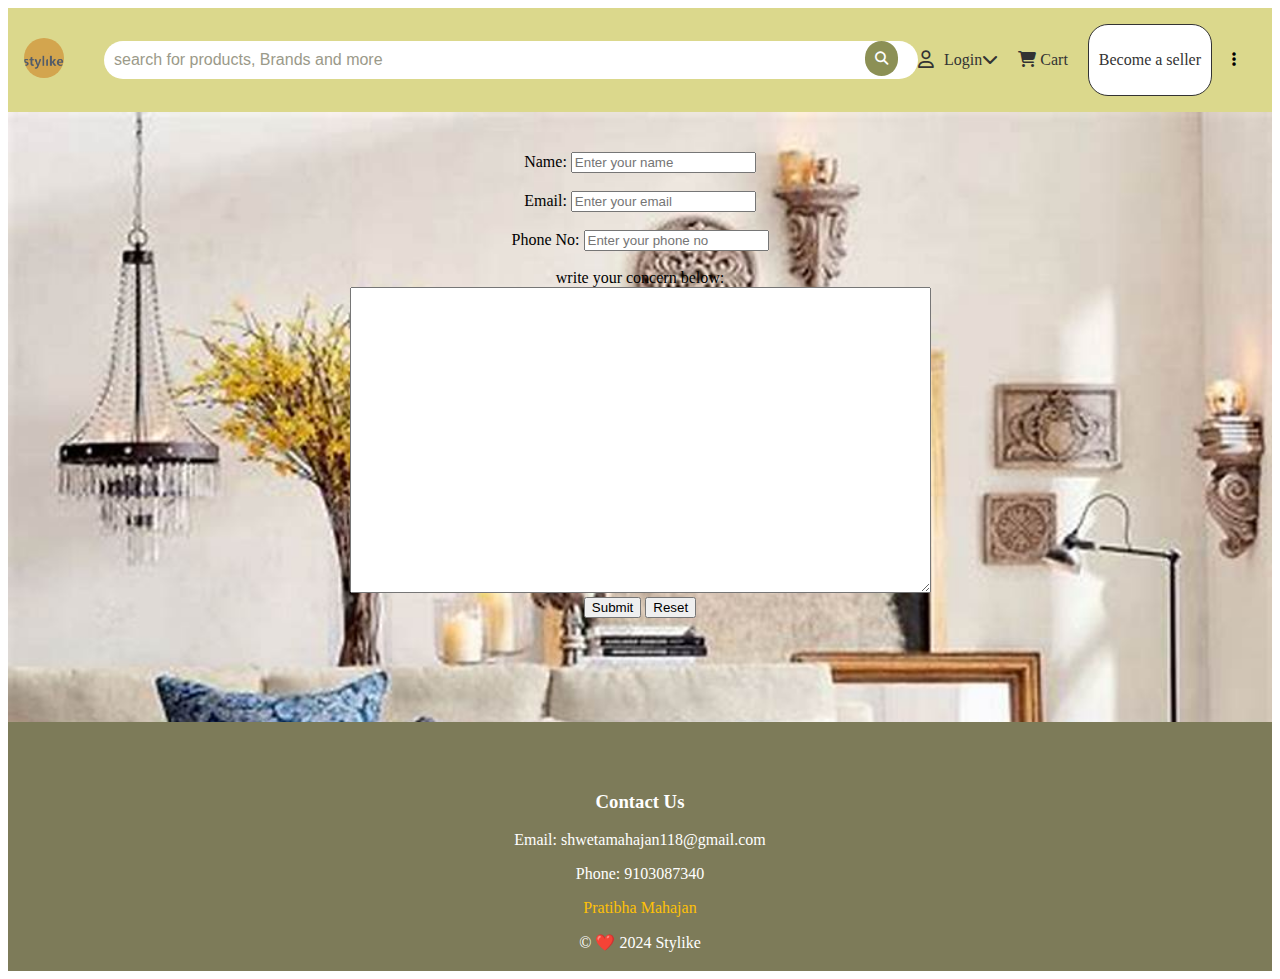
<file: contact.html>
<!DOCTYPE html>
<html lang="en">

<head>
    <meta charset="UTF-8">
    <meta name="viewport" content="width=device-width, initial-scale=1.0">
    <title>contact</title>
    <link rel="stylesheet" href="https://cdnjs.cloudflare.com/ajax/libs/font-awesome/6.5.2/css/all.min.css">
    

</head>
<style>
    
    body{
        text-align: center;
    }

    .navbar {
    background-color: #dbd88c;
    padding: 1rem;
    display: flex;
    justify-content: space-between;
    align-items: center;
  }
  
  .nav_logo {
    margin-right: 20px;
  }
  
  .logo {
    width: 40px;
    height: 40px;
    background-color: #fff;
    border-radius: 50%;
    display: inline-block;
    background-image: url(stylike.png);
    background-size: cover;
  }
  
  .search {
    flex-grow: 1;
    margin: 0 20px;
  }
  
  .search-container {
    position: relative;
  }
  
  .search-box {
    width: 100%;
    padding: 10px;
    border: none;
    border-radius: 20px;
    font-size: 16px;
    outline: none;
  }
  
  .search-box::placeholder {
    color: #9b9a89;
  }
  
  button[type="submitt"] {
    position: absolute;
    top: 0;
    right: 0;
    padding: 10px;
    border: none;
    border-radius: 20px;
    background-color: #8c9055;
    color: #fff;
    cursor: pointer;
  }
  
  button[type="submitt"]:hover {
    background-color: #444;
  }
  
  
  
  
  
  
  .login {
    margin-right: 20px;
  }
  
  .login-items {
    display: flex;
    align-items: center;
  }

  .login:hover {
    background-color: #8c9056;
  }
  
  .fa-regular.fa-user {
    font-size: 18px;
    margin-right: 10px;
  }
  
  #login-link {
    color: #333;
    text-decoration: none;
  }
  
  #login-link:hover {
    color: #ccc;
  }
  
  .cart {
    margin-right: 20px;
  }
  
  #cart-link {
    color: #333;
    text-decoration: none;
  }
  
  #cart-link:hover {
    color: #ccc;
  }
  
  .become-seller {
    margin-right: 20px;
  }
  
  .seller {
    padding: 10px;
    border: 1px solid #333;
    border-radius: 20px;
    background-color: #fff;
    color: #333;
    cursor: pointer;
  }
  
  .seller:hover {
    background-color: #f0f0f0;
  }
  
  .more {
    margin-right: 20px;
  }
  
  
  .options:hover {
    background-color: #f0f0f0;
  }
  
  /* Responsive Styles */
  
  @media (max-width: 768px) {
   .navbar {
      flex-wrap: wrap;
    }
   .search {
      flex-grow: 0;
      margin: 10px;
    }
   .login {
      margin-right: 10px;
    }
   .cart {
      margin-right: 10px;
    }
   .become-seller {
      margin-right: 10px;
    }
   .more {
      margin-right: 10px;
    }
  }
  
  @media (max-width: 480px) {
   .navbar {
      flex-direction: column;
    }
   .search {
      margin: 10px 0;
    }
   .login {
      margin: 10px 0;
    }
   .cart {
      margin: 10px 0;
    }
   .become-seller {
      margin: 10px 0;
    }
   .more {
      margin: 10px 0;
    }
  }

  .Info{
    padding: 40px;
  }



    .Contact{
    height: 610px;
    width: 100%;
    background-color: #666;
    background-image: url(furniture.jpg);
    background-size: cover;
}

footer {
    background-color: #7d7b59;
    color: #fff;
    padding: 50px 0;
    text-align: center;
    bottom: 0;
}

footer .footer-content {
    margin-bottom: 30px;
}

footer a {
    color: #ffc107;
    text-decoration: none;
    transition: color 0.3s ease;
}

footer a:hover {
    color: #ffdb4d;
}

.footer{
    height: 130px;
}

</style>

<body>

     <!-- header -->
     <header>
        <div class="navbar">
            <div class="nav_logo">
                <div class="logo"></div>
            </div>

            <div class="search">
                <div class="search-container">
                    <form class="d-flex" role="search">
                        <button type="submitt"><i class="fa-solid fa-magnifying-glass"></i></button>
                        <input type="text" class="search-box" placeholder="search for products, Brands and more">
                    </form>
                </div>
            </div>

            <div class="login">
                <a href="login.html" id="login-link">
                    <div class="login-items">

                        <i class="fa-regular fa-user"></i>
                        <a href="login.html" id="login-link"> Login</a>
                        <!-- <div class="dropdown"> -->
                        <a id="login-link" href="login.html"><i class="fa-solid fa-chevron-down"></i></a>

                        <!-- </div> -->

                    </div>
            </div>

            <div class="cart">
                <!-- <div class="Bag"> -->
                <!-- <i class="fa-solid fa-cart-shopping"></i>
                    <p>Cart</p> -->
                <a href="" id="cart-link"><i class="fas fa-shopping-cart"></i> Cart </a>
                <!-- </div> Cart (0) -->
            </div>

            <div class="become-seller">
                <div class="seller">
                    <p>Become a seller</p>
                </div>
            </div>

            <div class="more">
                <div class="options">
                    <i class="fa-solid fa-ellipsis-vertical"></i>
                </div>

            </div>

        </div>

    </header>




    <div class="container2">
        <div class="Contact" style="text-align: center;">
            <div class="Info">
                <div>
                    Name: <input type="text" placeholder="Enter your name"></div>
                <br>
                <div>
                    Email: <input type="text" placeholder="Enter your email"></div>
                <br>
                <div>
                    Phone No: <input type="text" placeholder="Enter your phone no"></div>
                <br>
                write your concern below:
                <div>
                    <textarea id="textbox" rows="20" cols="70"></textarea>
                </div>
                <div>
                   <button type="submit" value="submit">Submit</button>
                    <button type="reset" value="Reset">Reset</button>
                   </div>
                </div>
            </div>
        </div>
    </div>


    <footer>

        <div class="footer">
            <h3>Contact Us</h3>
            <p>Email: shwetamahajan118@gmail.com</p>
            <p>Phone: 9103087340</p>
            <a href="https://www.instagram.com/">Pratibha Mahajan</a>
            <p>&copy; ❤️ 2024 Stylike</p>
        </div>
    </footer>


    <script>
        // Get the input fields and textarea
        const nameInput = document.querySelector('input[placeholder="Enter your name"]');
        const emailInput = document.querySelector('input[placeholder="Enter your email"]');
        const phoneInput = document.querySelector('input[placeholder="Enter your phone no"]');
        const messageTextarea = document.querySelector('#textbox');
        const submitButton = document.querySelector('button[type="submit"]');
        const resetButton = document.querySelector('button[type="reset"]');
    
        // Add an event listener to the submit button
        submitButton.addEventListener('click', saveInfo);
    
        // Add an event listener to the reset button
        resetButton.addEventListener('click', resetForm);
    
        // Function to save the information
        function saveInfo() {
            const name = nameInput.value;
            const email = emailInput.value;
            const phone = phoneInput.value;
            const message = messageTextarea.value;
    
            // Save the information to local storage
            localStorage.setItem('name', name);
            localStorage.setItem('email', email);
            localStorage.setItem('phone', phone);
            localStorage.setItem('message', message);
    
            // Display an alert to confirm the information has been saved
            alert('Information saved!');
        }
    
        // Function to reset the form
        function resetForm() {
            // Reset input fields and textarea
            nameInput.value = '';
            emailInput.value = '';
            phoneInput.value = '';
            messageTextarea.value = '';
    
            // Optionally, you can also clear local storage here if needed
            // localStorage.clear();
    
            // Display an alert to confirm the form has been reset
            alert('Form reset!');
        }
    </script>

</body>

</html>
</file>
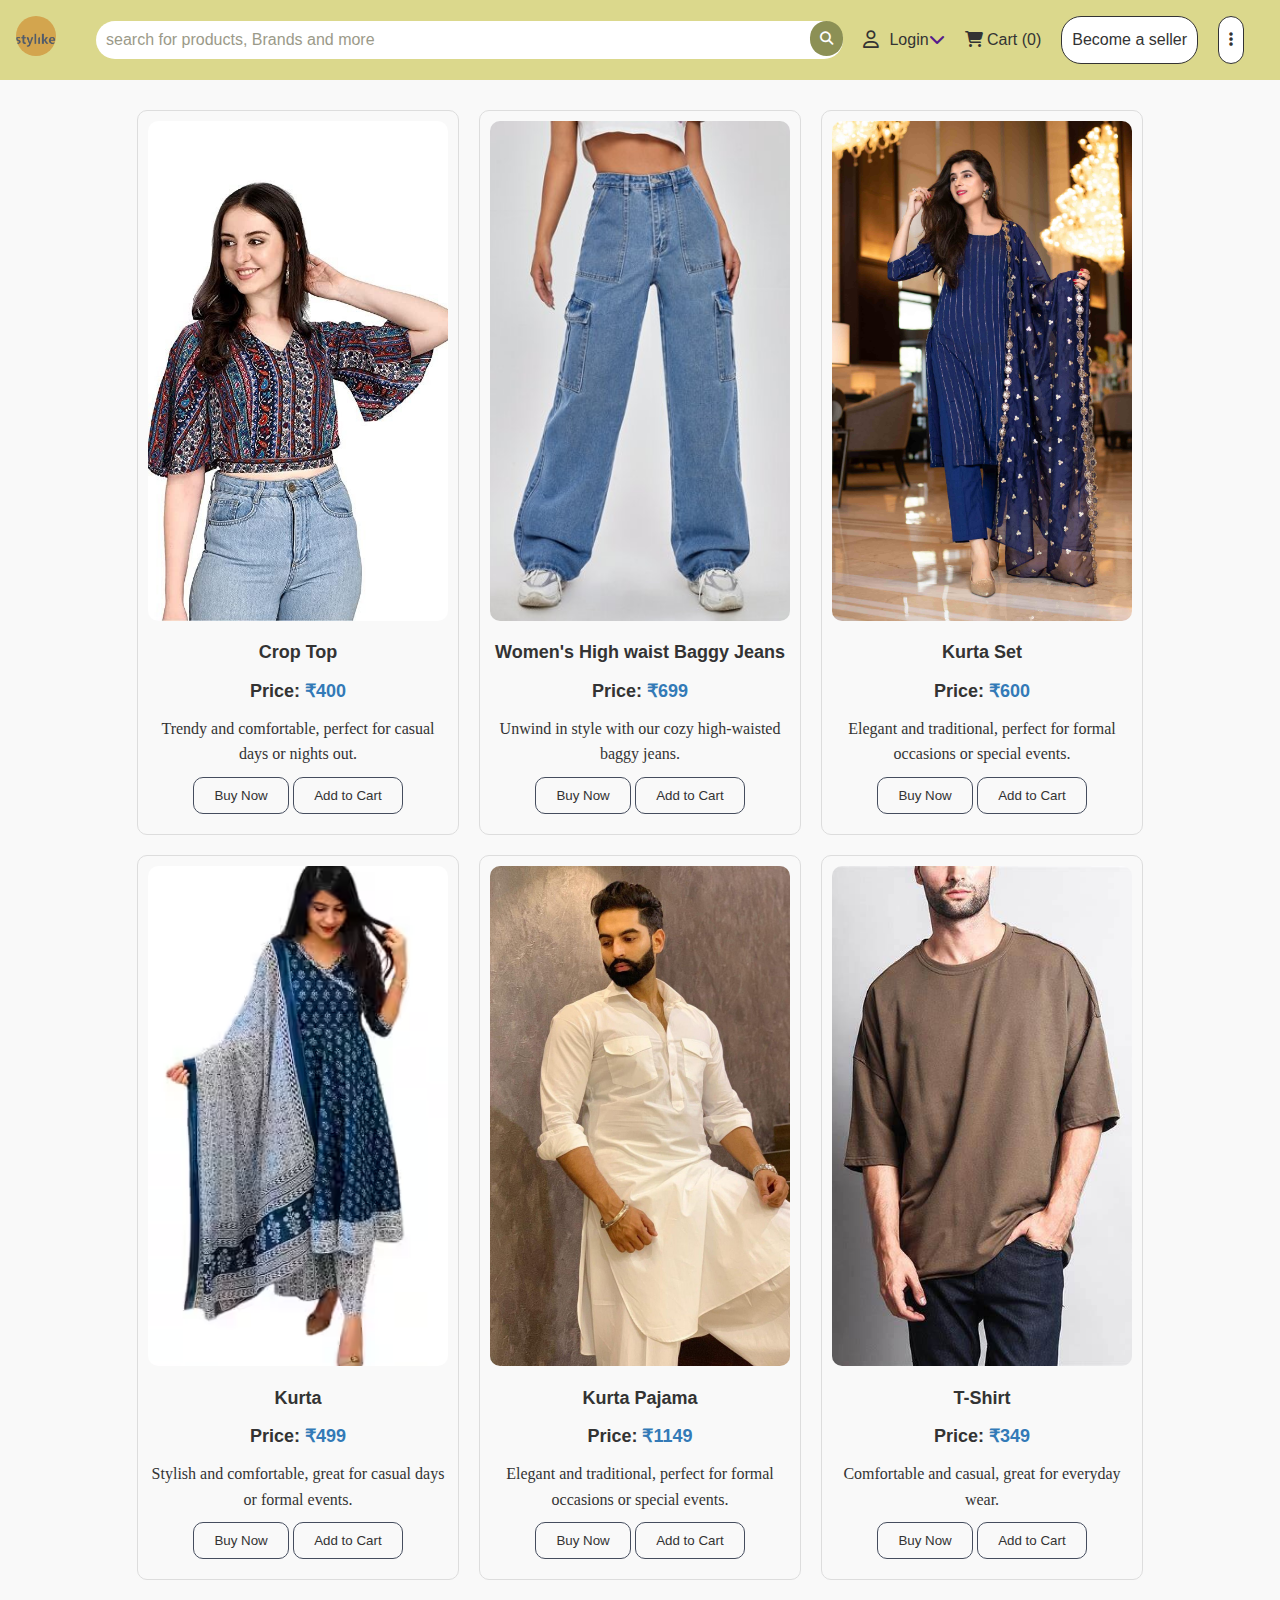
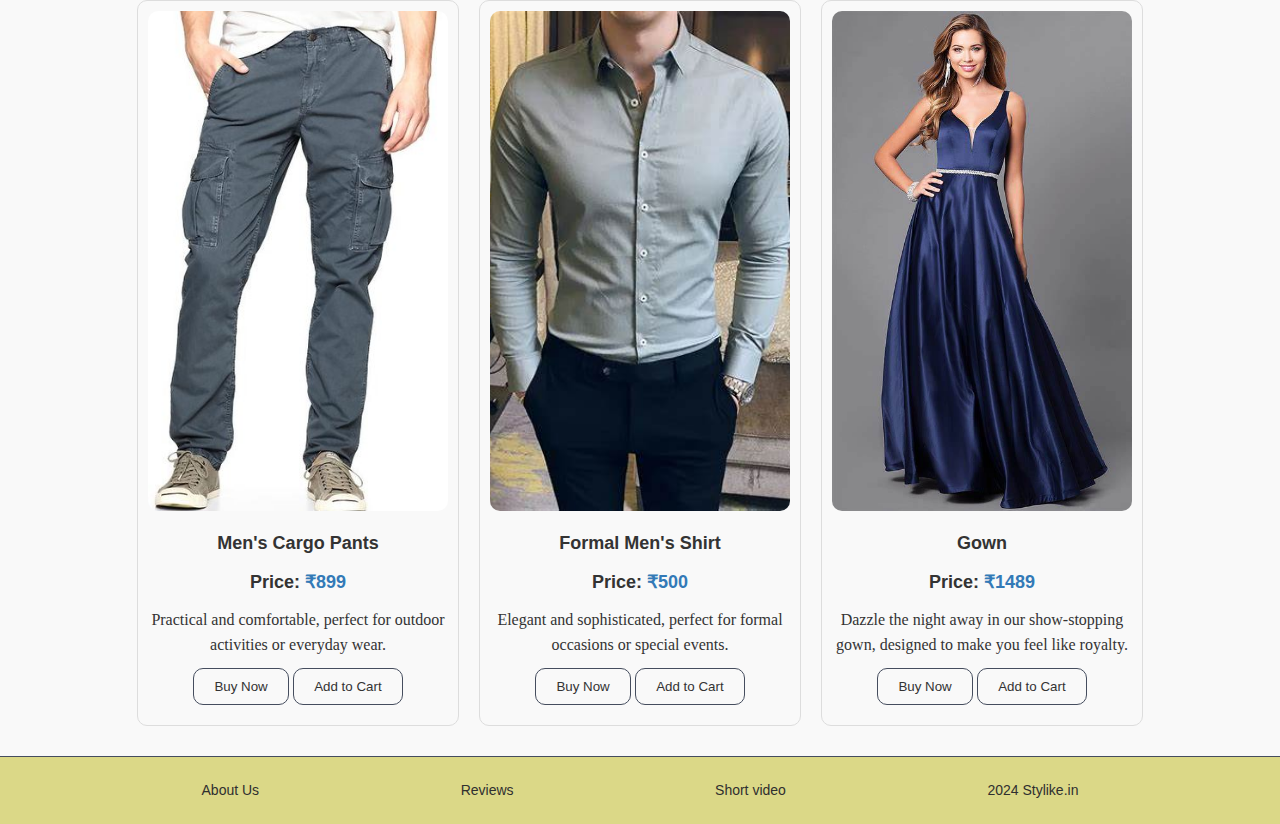
<file: fashion.html>
<!DOCTYPE html>
<html lang="en">
<head>
    <meta charset="UTF-8">
    <meta name="viewport" content="width=device-width, initial-scale=1.0">
    <title>Fashion</title>
    <link rel="shortcut icon" href="fashions.avif" type="image/x-icon">
    <link rel="stylesheet" href="style.css">
    <link rel="stylesheet" href="https://cdnjs.cloudflare.com/ajax/libs/font-awesome/6.5.2/css/all.min.css">
    
</head>
<body>
    <header>
        <div class="navbar">
            <div class="nav_logo">
                <div class="logo"></div>
            </div>

            <div class="search">
                <div class="search-container">
                    <form class="d-flex" role="search">
                        <button type="submit"><i class="fa-solid fa-magnifying-glass"></i></button>
                        <input type="text" class="search-box" placeholder="search for products, Brands and more">
                    </form>
                </div>
            </div>

            <div class="login">
                <div class="login-items">

                    <i class="fa-regular fa-user"></i>
                    <a href="login.html" id="login-link"> Login</a>
                    <!-- <div class="dropdown"> -->
                        <a href=""><i class="fa-solid fa-chevron-down"></i></a>
                       
                    <!-- </div> -->

                </div>

            </div>

        

            <div class="cart">
                <!-- <div class="Bag"> -->
                    <!-- <i class="fa-solid fa-cart-shopping"></i>
                    <p>Cart</p> -->
                    
                            <a href="cart.html" id="cart-link"><i class="fas fa-shopping-cart"></i> Cart (<span id="cart-count">0</span>)</a>
                        
            
                <!-- </div> -->
            </div>

            <div class="become-seller">
                <div class="seller">
                    <p>Become a seller</p>
                </div>
            </div>

            <div class="more">
                <div class="options">
                    <i class="fa-solid fa-ellipsis-vertical"></i>
                </div>
                <div class="dropdown-content">
                    <a href="review.html">Review</a>
                    <a href="payment.html">Payment</a>
                </div>

            </div>

        </div>
       
    </header>


    <div class="products">
        <div class="grocery">
            <div class="grocery-item">
                <div class="images">
                    <img id="fashion" src="top.jpg" alt="fruits" height="250px" width="100%">
                    <p>Crop Top</p>
                    <!-- <p id="description">Trendy and comfortable, perfect for casual days or nights out.</p> -->
                    <p>Price: <span class="price">₹400</span></p>
                    <p id="description">Trendy and comfortable, perfect for casual days or nights out.</p>
                    <button class="Buy-Now">Buy Now </button>
                    <!-- <button class="add-to-cart">Add to Cart</button> -->
                    <!-- <button class="add-to-cart" data-product-id="1" data-product-name="Crop Top" data-product-price="400">Add to Cart</button> -->
                    <button class="add-to-cart" data-product-id="1" data-product-name="Crop Top" data-product-price="400" data-product-image="top.jpg">Add to Cart</button>
                </div>

            </div>

        </div>

        <div class="mobiles">
            <div class="images">
                <img id="fashion" src="women'scargo.jpg" alt="vegetables" height="100%" width="100%">
                <p>Women's High waist Baggy Jeans </p>
                <p>Price: <span class="price">₹699</span></p>
                <p id="description">Unwind in style with our cozy high-waisted baggy jeans.</p>
                <button class="Buy-Now">Buy Now </button>
                <!-- <button class="add-to-cart">Add to Cart</button> -->
                <!-- <button class="add-to-cart" data-product-id="2" data-product-name="Baggy Jeans" data-product-price="699">Add to Cart</button> -->
                <button class="add-to-cart" data-product-id="2" data-product-name="Baggy Jeans" data-product-price="699" data-product-image="women'scargo.jpg">Add to Cart</button>
            </div>
        </div>

        <div class="fashion">
            <div class="images">
                <img id="fashion" src="kurta-set.jpg" alt="butter" height="100%" width="100%">
                <p>Kurta Set</p>
                <p>Price: <span class="price">₹600</span></p>
                <p id="description">Elegant and traditional, perfect for formal occasions or special events.</p>
                <button class="Buy-Now">Buy Now </button>
                <!-- <button class="add-to-cart">Add to Cart</button> -->
                <!-- <button class="add-to-cart" data-product-id="2" data-product-name="kurta set" data-product-price="600">Add to Cart</button> -->
                <button class="add-to-cart" data-product-id="3" data-product-name="kurta set" data-product-price="600" data-product-image="kurta-set.jpg">Add to Cart</button>
            </div>
        </div>

        <div class="electronics">
            <div class="images">
                <img id="fashion" src="kurta.avif" alt="coffee" height="100%" width="100%">
                <p>Kurta</p>
                <p>Price: <span class="price">₹499</span></p>
                <p id="description">Stylish and comfortable, great for casual days or formal events.</p>
                <button class="Buy-Now">Buy Now </button>
                <!-- <button class="add-to-cart">Add to Cart</button> -->
                <!-- <button class="add-to-cart" data-product-id="2" data-product-name="kurta set" data-product-price="499">Add to Cart</button> -->
                <button class="add-to-cart" data-product-id="4" data-product-name="Kurta" data-product-price="499" data-product-image="kurta.avif">Add to Cart</button>
            </div>
        </div>

        <div class="home-Furniture">
            <div class="images">
                <img id="fashion" src="kurta-pajama.jpg" alt="juice" height="100%" width="100%">
                <!-- <img src="https://source.unsplash.com/1200x400/?real juice, drink"> -->
                <p>Kurta Pajama</p>
                <p>Price: <span class="price">₹1149</span></p>
                <p id="description">Elegant and traditional, perfect for formal occasions or special events.</p>
                <button class="Buy-Now">Buy Now </button>
                <!-- <button class="add-to-cart">Add to Cart</button> -->
                <button class="add-to-cart" data-product-id="5" data-product-name="kurta Pajama" data-product-price="1140">Add to Cart</button>
            </div>
        </div>

        <div class="appliances">
            <div class="images">
                <img id="fashion" src="summer-t-shirt.jpg" alt="milk" height="100%" width="100%">
                <!-- <img src="https://source.unsplash.com/1200x400/?milk"> -->
                <p>T-Shirt</p>
                <p>Price: <span class="price">₹349</span></p>
                <p id="description">Comfortable and casual, great for everyday wear.</p>
                <button class="Buy-Now">Buy Now </button>
                <!-- <button class="add-to-cart">Add to Cart</button> -->
                <button class="add-to-cart" data-product-id="6" data-product-name="T-Shirt" data-product-price="349" data-product-image="kurta.avif">Add to Cart</button>

            </div>
        </div>

        <div class="travel">
            <div class="images">
                <img id="fashion" src="men's-cargo.jpeg" alt="jam" style:height ="400px" width="400px">
                <!-- <img src="https://source.unsplash.com/1200x400/?jam"> -->
                <p>Men's Cargo Pants</p>
                <p>Price: <span class="price">₹899</span></p>
                <p id="description">Practical and comfortable, perfect for outdoor activities or everyday wear.</p>
                <button class="Buy-Now">Buy Now </button>
                <!-- <button class="add-to-cart">Add to Cart</button> -->
                <button class="add-to-cart" data-product-id="7" data-product-name="Men's Cargo Pants" data-product-price="899" data-product-image="kurta.avif">Add to Cart</button>

            </div>
        </div>

        <div class="beauty-toys-more">
            <div class="images">
                <img id="fashion" src="formal-shirt.jpeg" alt="Bread" height="200%" width="100%">
                <!-- <img src="https://source.unsplash.com/1200x400/?bread" height="200px" width="100%"> -->
                <p>Formal Men's Shirt</p>
                <p>Price: <span class="price">₹500</span></p>
                <p id="description">Elegant and sophisticated, perfect for formal occasions or special events.</p>
                <button class="Buy-Now">Buy Now </button>
                <!-- <button class="add-to-cart">Add to Cart</button> -->
                <button class="add-to-cart" data-product-id="8" data-product-name="Formal Men's Shirt" data-product-price="500" data-product-image="kurta.avif">Add to Cart</button>

            </div>
        </div>

        <div class="two-wheelers">
            <div class="images">
                <img id="fashion" src="Gown.jpg" alt="ghee" height="200%" width="100%">
                <p>Gown</p>
                <p>Price: <span class="price">₹1489</span></p>
                <p id="description">Dazzle the night away in our show-stopping gown, designed to make you feel like royalty.</p>
                <button class="Buy-Now">Buy Now </button>
                <!-- <button class="add-to-cart">Add to Cart</button> -->
                <button class="add-to-cart" data-product-id="9" data-product-name="Gown" data-product-price="1489" data-product-image="kurta.avif">Add to Cart</button>
                

            </div>
        </div>
    </div>
    
    <script src="script.js"></script>
    <footer>
        <div class="f-end-n">
            <div>
                <a id="anchor" href="about.html"><p id="f-D"> About Us</p></a>
            </div>
            <div>
                <a id="anchor" href="review.html"><p id="f-D"> Reviews</p></a>
            </div>
            <div>
                <a id="anchor" href="https://youtu.be/9wPJs4Mw0hQ"><p id="f-D">Short video</p></a>
            </div>
            <div>
                <p id="f-D"> 2024 Stylike.in</p>
            </div>
            
        </div>
    </footer>
</body>
</html>
</file>
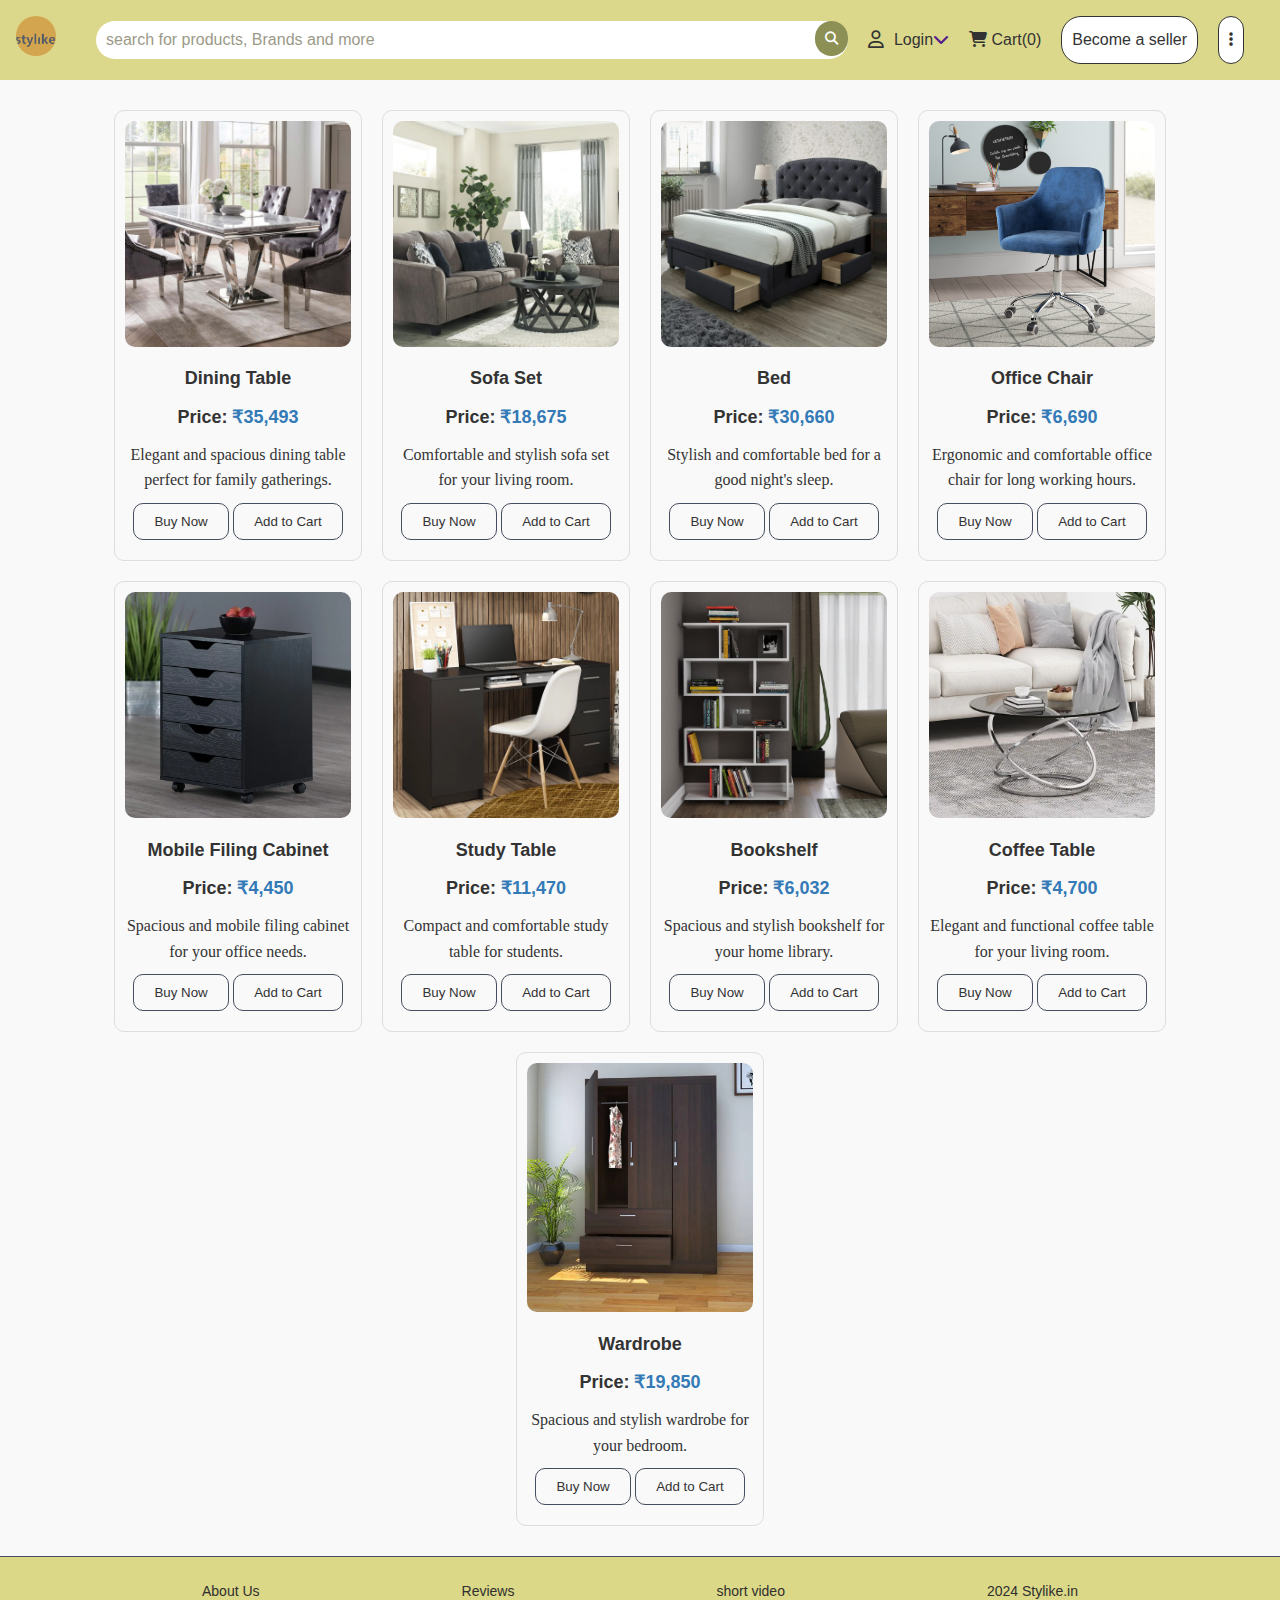
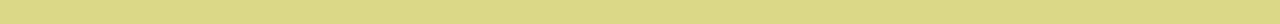
<file: furniture.html>
<!DOCTYPE html>
<html lang="en">
<head>
    <meta charset="UTF-8">
    <meta name="viewport" content="width=device-width, initial-scale=1.0">
    <title>Furniture</title>
    <link rel="shortcut icon" href="sofaa.webp" type="image/x-icon">
    <link rel="stylesheet" href="style.css">
    <link rel="stylesheet" href="https://cdnjs.cloudflare.com/ajax/libs/font-awesome/6.5.2/css/all.min.css">
    
</head>
<body>
    <header>
        <div class="navbar">
            <div class="nav_logo">
                <div class="logo"></div>
            </div>

            <div class="search">
                <div class="search-container">
                    <form class="d-flex" role="search">
                        <button type="submit"><i class="fa-solid fa-magnifying-glass"></i></button>
                        <input type="text" class="search-box" placeholder="search for products, Brands and more">
                    </form>
                </div>
            </div>

            <div class="login">
                <div class="login-items">

                    <i class="fa-regular fa-user"></i>
                    <a href="login.html" id="login-link"> Login</a>
                    <!-- <div class="dropdown"> -->
                        <a href=""><i class="fa-solid fa-chevron-down"></i></a>
                       
                    <!-- </div> -->

                </div>

            </div>

        

            <div class="cart">
                <!-- <div class="Bag"> -->
                    <!-- <i class="fa-solid fa-cart-shopping"></i>
                    <p>Cart</p> -->
                    <a href="cart.html" id="cart-link"><i class="fas fa-shopping-cart"></i> Cart(<span id="cart-count">0</span>)</a>
                <!-- </div> -->
            </div>

            <div class="become-seller">
                <div class="seller">
                    <p>Become a seller</p>
                </div>
            </div>

            <div class="more">
                <div class="options">
                    <i class="fa-solid fa-ellipsis-vertical"></i>
                </div>
                <div class="dropdown-content">
                    <a href="review.html">Review</a>
                    <a href="payment.html">Payment</a>
                </div>

            </div>

        </div>
       
    </header>


    <div class="products">
        <div class="grocery">
            <div class="grocery-item">
                <div class="images">
                    <img src="Dining-Table.jpg" alt="fruits" height="250px" width="100%">
                    <p>Dining Table</p>
                    <p>Price: <span class="price">₹35,493</span></p>
                    <p id="description">Elegant and spacious dining table perfect for family gatherings.</p>
                    <button class="Buy-Now">Buy Now </button>
                    <!-- <button class="add-to-cart">Add to Cart</button> -->
                    <button class="add-to-cart" data-product-id="1" data-product-name="Dining Table" data-product-price="35493" data-product-image="Dining-Table.jpg">Add to Cart</button>

                </div>

            </div>

        </div>

        <div class="mobiles">
            <div class="images">
                <img  src="sofaa.webp" alt="vegetables" height="100%" width="100%">
                <p>Sofa Set </p>
                <p>Price: <span class="price">₹18,675</span></p>
                <p id="description">Comfortable and stylish sofa set for your living room.</p>
                <button class="Buy-Now">Buy Now </button>
                <!-- <button class="add-to-cart">Add to Cart</button> -->
                <button class="add-to-cart" data-product-id="2" data-product-name="Sofa Set" data-product-price="18675" data-product-image="sofaa.webp">Add to Cart</button>

            </div>
        </div>

        <div class="fashion">
            <div class="images">
                <img  src="Bed.webp" alt="butter" height="100%" width="100%">
                <p>Bed</p>
                <p>Price: <span class="price">₹30,660</span></p>
                <p id="description">Stylish and comfortable bed for a good night's sleep.</p>
                <button class="Buy-Now">Buy Now </button>
                <!-- <button class="add-to-cart">Add to Cart</button> -->
                <button class="add-to-cart" data-product-id="3" data-product-name="Bed" data-product-price="30660" data-product-image="Bed.webp">Add to Cart</button>

            </div>
        </div>

        <div class="electronics">
            <div class="images">
                <img  src="office-chair.jpg" alt="coffee" height="100%" width="100%">
                <p>Office Chair</p>
                <p>Price: <span class="price">₹6,690</span></p>
                <p id="description">Ergonomic and comfortable office chair for long working hours.</p>
                <button class="Buy-Now">Buy Now </button>
                <!-- <button class="add-to-cart">Add to Cart</button> -->
                <button class="add-to-cart" data-product-id="4" data-product-name="Office Chair" data-product-price="6690" data-product-image="office-chair.jpg">Add to Cart</button>

            </div>
        </div>

        <div class="home-Furniture">
            <div class="images">
                <img src="Cabinet.webp" alt="juice" height="100%" width="100%">
                <p>Mobile Filing Cabinet</p>
                <p>Price: <span class="price">₹4,450</span></p>
                <p id="description">Spacious and mobile filing cabinet for your office needs.</p>
                <button class="Buy-Now">Buy Now </button>
                <!-- <button class="add-to-cart">Add to Cart</button> -->
                <button class="add-to-cart" data-product-id="5" data-product-name="Mobile Filing Cabinet" data-product-price="4450" data-product-image="Cabinet.webp">Add to Cart</button>

            </div>
        </div>

        <div class="appliances">
            <div class="images">
                <img src="study-table.webp" alt="milk" height="100%" width="100%">
                <p>Study Table</p>
                <p>Price: <span class="price">₹11,470</span></p>
                <p id="description">Compact and comfortable study table for students.</p>
                <button class="Buy-Now">Buy Now </button>
                <!-- <button class="add-to-cart">Add to Cart</button> -->
                <button class="add-to-cart" data-product-id="6" data-product-name="Study Table" data-product-price="11470" data-product-image="study-table.webp">Add to Cart</button>

            </div>
        </div>

        <div class="travel">
            <div class="images">
                <img  src="bookshelf.jpeg" alt="jam" height ="100%" width="100%">
                <p>Bookshelf</p>
                <p>Price: <span class="price">₹6,032</span></p>
                <p id="description">Spacious and stylish bookshelf for your home library.</p>
                <button class="Buy-Now">Buy Now </button>
                <!-- <button class="add-to-cart">Add to Cart</button> -->
                <button class="add-to-cart" data-product-id="7" data-product-name="Bookshelf" data-product-price="6032" data-product-image="bookshelf.jpeg">Add to Cart</button>

            </div>
        </div>

        <div class="beauty-toys-more">
            <div class="images">
                <img src="table.webp" alt="Bread" height="100%" width="100%">
                <p>Coffee Table</p>
                <p>Price: <span class="price">₹4,700</span></p>
                <p id="description">Elegant and functional coffee table for your living room.</p>
                <button class="Buy-Now">Buy Now </button>
                <!-- <button class="add-to-cart">Add to Cart</button> -->
                <button class="add-to-cart" data-product-id="8" data-product-name="Coffee Table" data-product-price="4700" data-product-image="table.webp">Add to Cart</button>

            </div>
        </div>

        <div class="two-wheelers">
            <div class="images">
                <img src="wardrobe.webp" alt="ghee" height="200%" width="100%">
                <p>Wardrobe</p>
                <p>Price: <span class="price">₹19,850</span></p>
                <p id="description">Spacious and stylish wardrobe for your bedroom.</p>
                <button class="Buy-Now">Buy Now </button>
                <!-- <button class="add-to-cart">Add to Cart</button> -->
                <button class="add-to-cart" data-product-id="9" data-product-name="Wardrobe" data-product-price="19850" data-product-image="wardrobe.webp">Add to Cart</button>

                

            </div>
        </div>
    </div>

    <script src="script.js"></script>
    <footer>
        <div class="f-end-n">
            <div>
                <a id="anchor" href="about.html"><p id="f-D">About Us</p></a>
            </div>
            <div>
                <a id="anchor" href="review.html"><p id="f-D"> Reviews</p></a>
            </div>
            <div>
                <a id="anchor" href="https://youtu.be/S-A0qLTxf-U?si=roktweZWS2JKtNaH"><p id="f-D"> short video</p></a>
            </div>
            <div>
                <p id="f-D"> 2024 Stylike.in</p>
            </div>
            
        </div>
    </footer>
</body>
</html>
</file>
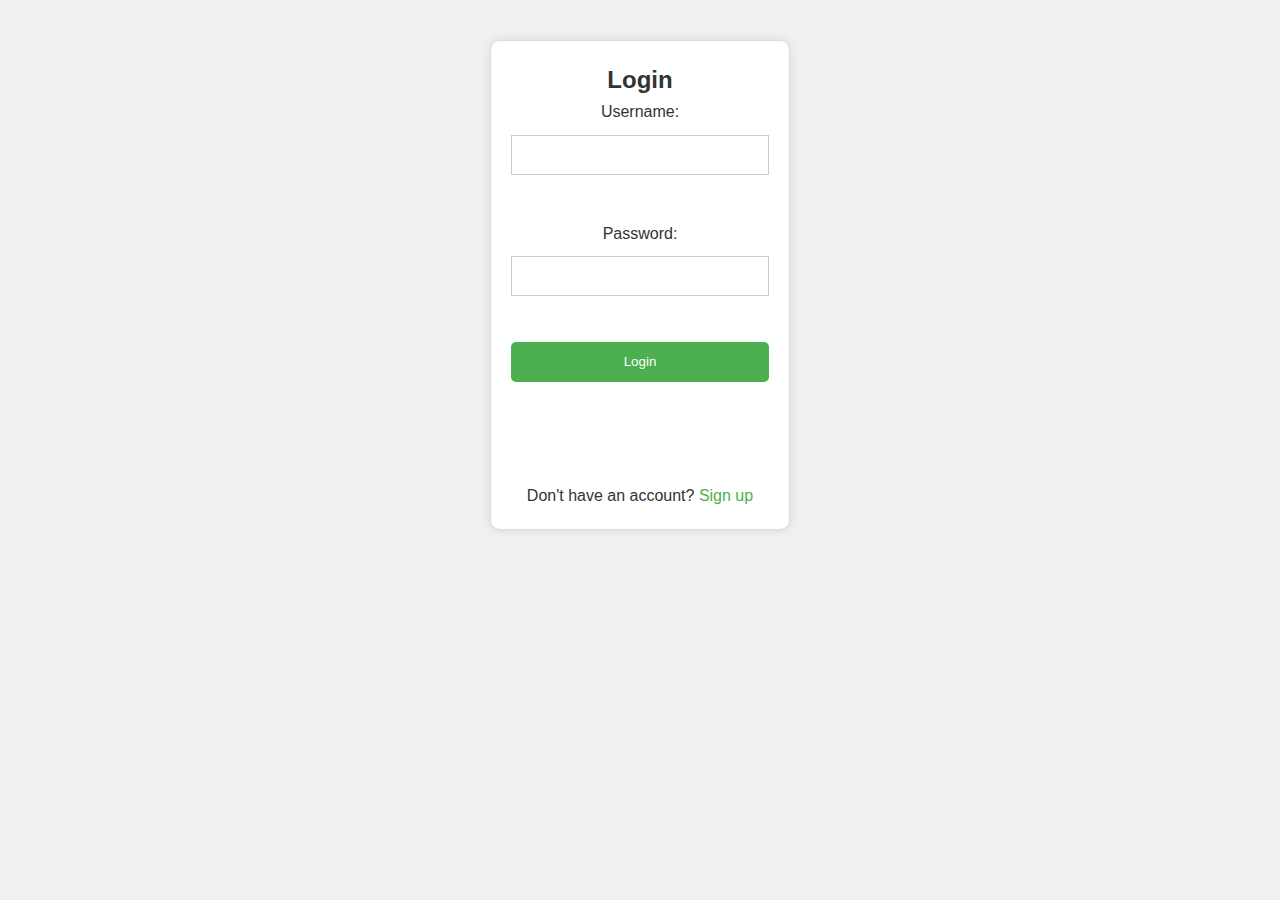
<file: login.html>
<!DOCTYPE html>
<html>
<head>
	<title>Login Page</title>
	<link rel="stylesheet" href="style.css">
    <style>
        body {
  font-family: Arial, sans-serif;
  background-color: #f0f0f0;
}

.container {
  width: 300px;
  margin: 40px auto;
  background-color: #fff;
  padding: 20px;
  border: 1px solid #ddd;
  border-radius: 10px;
  box-shadow: 0 0 10px rgba(0, 0, 0, 0.1);
}

.login-form {
  text-align: center;
}

h2 {
  margin-top: 0;
}

label {
  display: block;
  margin-bottom: 10px;
}

input[type="text"], input[type="password"] {
  width: 100%;
  height: 40px;
  margin-bottom: 20px;
  padding: 10px;
  border: 1px solid #ccc;
}

input[type="submit"] {
  width: 100%;
  height: 40px;
  background-color: #4CAF50;
  color: #fff;
  padding: 10px;
  border: none;
  border-radius: 5px;
  cursor: pointer;
}

input[type="submit"]:hover {
  background-color: #3e8e41;
}

p {
  margin-top: 20px;
}

a {
  text-decoration: none;
  color: #4CAF50;
}

a:hover {
  color: #3e8e41;
}

#login-error-msg {
  opacity: 0;
  transition: opacity 0.5s;
}

#error-msg-second-line {
  display: block;
  margin-top: 10px;
}
    </style>
</head>
<body>
	<div class="container">
		<div class="login-form">
			<h2>Login</h2>
			<form>
				<label for="username">Username:</label>
				<input type="text" id="username" name="username"><br><br>
				<label for="password">Password:</label>
				<input type="password" id="password" name="password"><br><br>
				<input type="submit" value="Login">
				<p id="login-error-msg">Invalid username <span id="error-msg-second-line">and/or password</span></p>
			</form>
			<p>Don't have an account? <a href="signup.html">Sign up</a></p>
		</div>
	</div>

    <script>
      const form = document.querySelector('form');
const usernameInput = document.querySelector('#username');
const passwordInput = document.querySelector('#password');
const loginErrorMsg = document.querySelector('#login-error-msg');

form.addEventListener('submit', (e) => {
  e.preventDefault();

  const email = usernameInput.value;
  const password = passwordInput.value;

  if (!validateEmail(email)) {
    loginErrorMsg.style.opacity = 1;
    loginErrorMsg.textContent = 'Invalid email format';
    return;
  }

  if (!validatePassword(password)) {
    loginErrorMsg.style.opacity = 1;
    loginErrorMsg.textContent = 'Password must be at least 8 characters long, contain at least one lowercase letter, one uppercase letter, and one digit';
    return;
  }

  // If the email and password are valid, refresh the page
  location.reload();
});

function validateEmail(email) {
  const re = /^(([^<>()[\]\\.,;:\s@"]+(\.[^<>()[\]\\.,;:\s@"]+)*)|(".+"))@((\[[0-9]{1,3}\.[0-9]{1,3}\.[0-9]{1,3}\.[0-9]{1,3}\])|(([a-zA-Z\-0-9]+\.)+[a-zA-Z]{2,}))$/;
  return re.test(String(email).toLowerCase());
}

function validatePassword(password) {
  const re = /^(?=.*[a-z])(?=.*[A-Z])(?=.*\d)[a-zA-Z\d]{8,}$/;
  return re.test(password);
}

    </script>
</body>
</html>
</file>
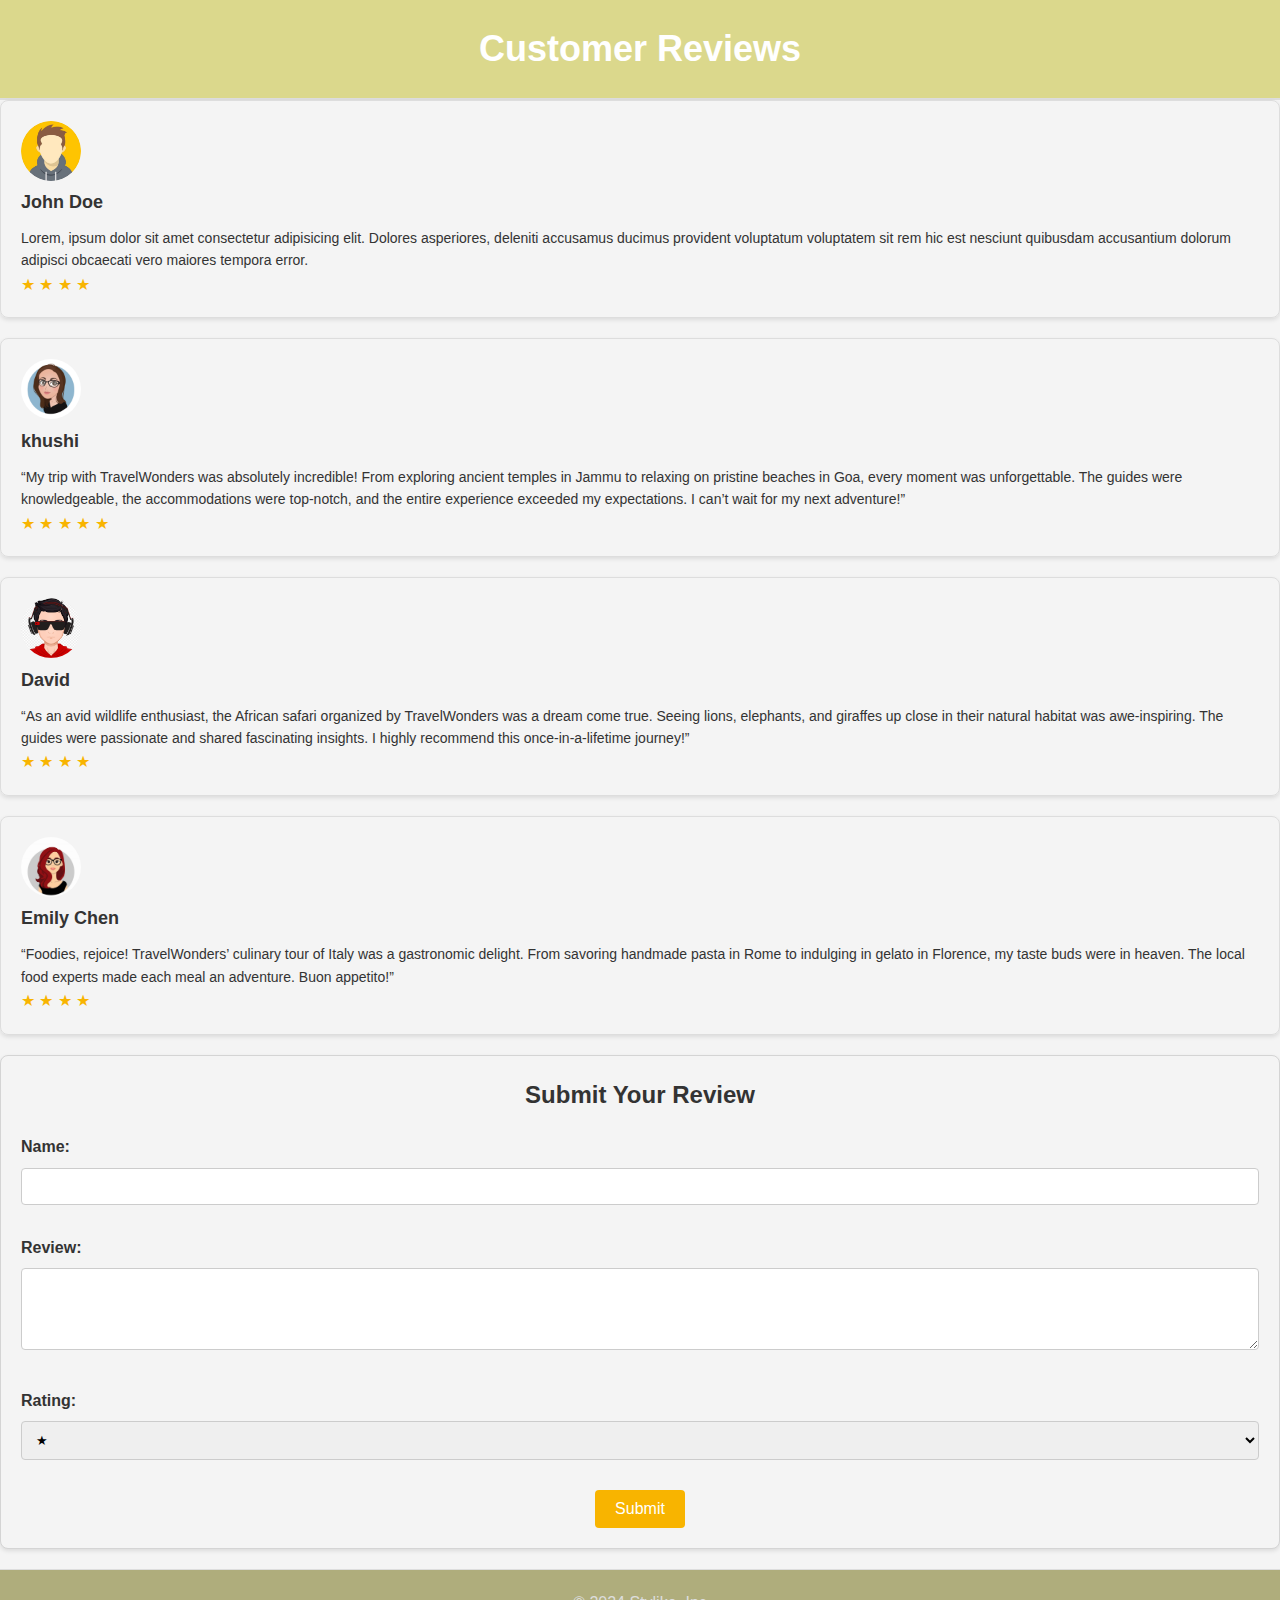
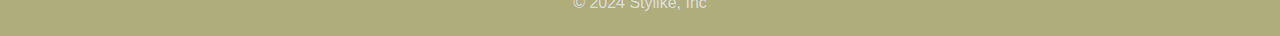
<file: review.html>
<!DOCTYPE html>
 <html lang="en">
 
 <head>
   <meta charset="UTF-8">
   <meta name="viewport" content="width=device-width, initial-scale=1.0">
   <link rel="stylesheet" href="style.css">
   <title>Reviews</title>
   <style>
    body {
      font-family: Arial, sans-serif;
      background-color: #f4f4f4;
      color: #333;
      margin: 0;
      padding: 0;
    }

    .header {
      background-color: #dbd88c;
      color: white;
      padding: 20px;
      text-align: center;
      border-bottom: 2px solid #ddd;
    }

    .header h1 {
      margin: 0;
      font-size: 36px;
    }
     .review-card {
       border: 1px solid #ddd;
       padding: 20px;
       border-radius: 8px;
       box-shadow: 0 2px 4px rgba(0, 0, 0, 0.1);
       margin-bottom: 20px;
     }
 
     .review-card img {
       width: 60px;
       height: 60px;
       border-radius: 50%;
       margin-right: 10px;
     }
 
     .review-card h3 {
       font-size: 18px;
       margin-bottom: 10px;
     }
 
     .review-text {
       font-size: 14px;
       color: #333;
     }
 
     .rating {
       color: #f8b400;
       font-size: 16px;
     }
 
     .form-group {
       margin-bottom: 20px;
     }
 
     .btn-block {
       text-align: center;
      }

    .review-form {
      background-color: #f4f4f4;
      padding: 20px;
      border: 1px solid #d4d4d4;
      border-radius: 8px;
      box-shadow: 0 2px 4px rgba(0, 0, 0, 0.1);
      margin-bottom: 20px;
    }

    .review-form h3 {
      margin-bottom: 20px;
      font-size: 24px;
      text-align: center;
    }

    .review-form label {
      display: block;
      margin-bottom: 8px;
      font-weight: bold;
    }

    .review-form input,
    .review-form textarea,
    .review-form select {
      width: 100%;
      padding: 10px;
      margin-bottom: 10px;
      border: 1px solid #ccc;
      border-radius: 4px;
      box-sizing: border-box;
    }

    .review-form input:focus,
    .review-form textarea:focus,
    .review-form select:focus {
      border-color: #f8b400;
      outline: none;
    }

    .review-form button {
      padding: 10px 20px;
      background-color: #f8b400;
      border: none;
      border-radius: 4px;
      color: white;
      font-size: 16px;
      cursor: pointer;
      transition: background-color 0.3s ease;
    }

    .review-form button:hover {
      background-color: #e0a800;
    }

    footer {
      text-align: center;
      padding: 20px;
      background-color: #afad7c;;
      border-top: 1px solid #ddd;
      margin-top: 20px;
    }

    footer p {
      margin: 0;
      color: #ddd;
    }
   </style>
 </head>
 
 <body>
  <div class="header">
    <h1>Customer Reviews</h1>
  </div>

   <div class="review-card">
     <img src="avatar1.jpg" alt="Customer Avatar">
     <h3>John Doe</h3>
     <p class="review-text">
       Lorem, ipsum dolor sit amet consectetur adipisicing elit. Dolores asperiores, deleniti accusamus ducimus provident
       voluptatum voluptatem sit rem hic est nesciunt quibusdam accusantium dolorum adipisci obcaecati vero maiores
       tempora error.
     </p>
 
     <div class="rating">
       <span class="star">★</span>
       <span class="star">★</span>
       <span class="star">★</span>
       <span class="star">★</span>
     </div>
   </div>
   <div class="review-card">
     <img src="avatar2.jpg" alt="Customer Avatar">
     <h3>khushi </h3>
     <p class="review-text">
       “My trip with TravelWonders was absolutely incredible! From exploring ancient temples in Jammu to
       relaxing on pristine beaches in Goa, every moment was unforgettable. The guides were knowledgeable, the
       accommodations were top-notch, and the entire experience exceeded my expectations. I can’t wait for my next
       adventure!”
     </p>
 
     <div class="rating">
       <span class="star">★</span>
       <span class="star">★</span>
       <span class="star">★</span>
       <span class="star">★</span>
       <span class="star">★</span>
     </div>
   </div>
   <div class="review-card">
     <img src="avatar3.png" alt="Customer Avatar">
     <h3>David</h3>
     <p class="review-text">
       “As an avid wildlife enthusiast, the African safari organized by TravelWonders was a dream come true. Seeing
       lions, elephants, and giraffes up close in their natural habitat was awe-inspiring. The guides were
       passionate and shared fascinating insights. I highly recommend this once-in-a-lifetime journey!”
     </p>
 
     <div class="rating">
       <span class="star">★</span>
       <span class="star">★</span>
       <span class="star">★</span>
       <span class="star">★</span>
     </div>
   </div>
   <div class="review-card">
     <img src="avatar4.jpg" alt="Customer Avatar">
     <h3>Emily Chen</h3>
     <p class="review-text">
       “Foodies, rejoice! TravelWonders’ culinary tour of Italy was a gastronomic delight. From savoring handmade
       pasta in Rome to indulging in gelato in Florence, my taste buds were in heaven. The local food experts made
       each meal an adventure. Buon appetito!”
     </p>
 
     <div class="rating">
       <span class="star">★</span>
       <span class="star">★</span>
       <span class="star">★</span>
       <span class="star">★</span>
     </div>
   </div>
 
   <!-- Review Form -->
   <div class="review-form">
     <h3>Submit Your Review</h3>
     <form id="reviewForm">
       <div class="form-group">
         <label for="name">Name:</label>
         <input type="text" id="name" name="name" required>
       </div>
       <div class="form-group">
         <label for="review">Review:</label>
         <textarea id="review" name="review" rows="4" required></textarea>
       </div>
       <div class="form-group">
         <label for="rating">Rating:</label>
         <select id="rating" name="rating" required>
           <option value="1">★</option>
           <option value="2">★★</option>
           <option value="3">★★★</option>
           <option value="4">★★★★</option>
           <option value="5">★★★★★</option>
         </select>
       </div>
       <div class="btn-block">
         <button type="submitt">Submit</button>
       </div>
     </form>
   </div>
 
   <footer id="destination">
     <p class="text-center text-muted">© 2024 Stylike, Inc</p>
   </footer>
 
   <script>
     document.getElementById('reviewForm').addEventListener('submit', function (event) {
       event.preventDefault();
       const name = document.getElementById('name').value;
       const review = document.getElementById('review').value;
       const rating = document.getElementById('rating').value;
 
       const reviewCard = document.createElement('div');
       reviewCard.className = 'review-card';
 
       const img = document.createElement('img');
       img.src = 'user.png'; // Placeholder image from Flaticon
       img.alt = 'Customer Avatar';
 
       const h3 = document.createElement('h3');
       h3.textContent = name;
 
       const p = document.createElement('p');
       p.className = 'review-text';
       p.textContent = review;
 
       const ratingDiv = document.createElement('div');
       ratingDiv.className = 'rating';
       for (let i = 0; i < rating; i++) {
         const star = document.createElement('span');
         star.className = 'star';
         star.textContent = '★';
         ratingDiv.appendChild(star);
       }
 
       reviewCard.appendChild(img);
       reviewCard.appendChild(h3);
       reviewCard.appendChild(p);
       reviewCard.appendChild(ratingDiv);
 
       document.body.insertBefore(reviewCard, document.querySelector('.review-form'));
     });
   </script>
 
 </body>
 
 </html>
</file>
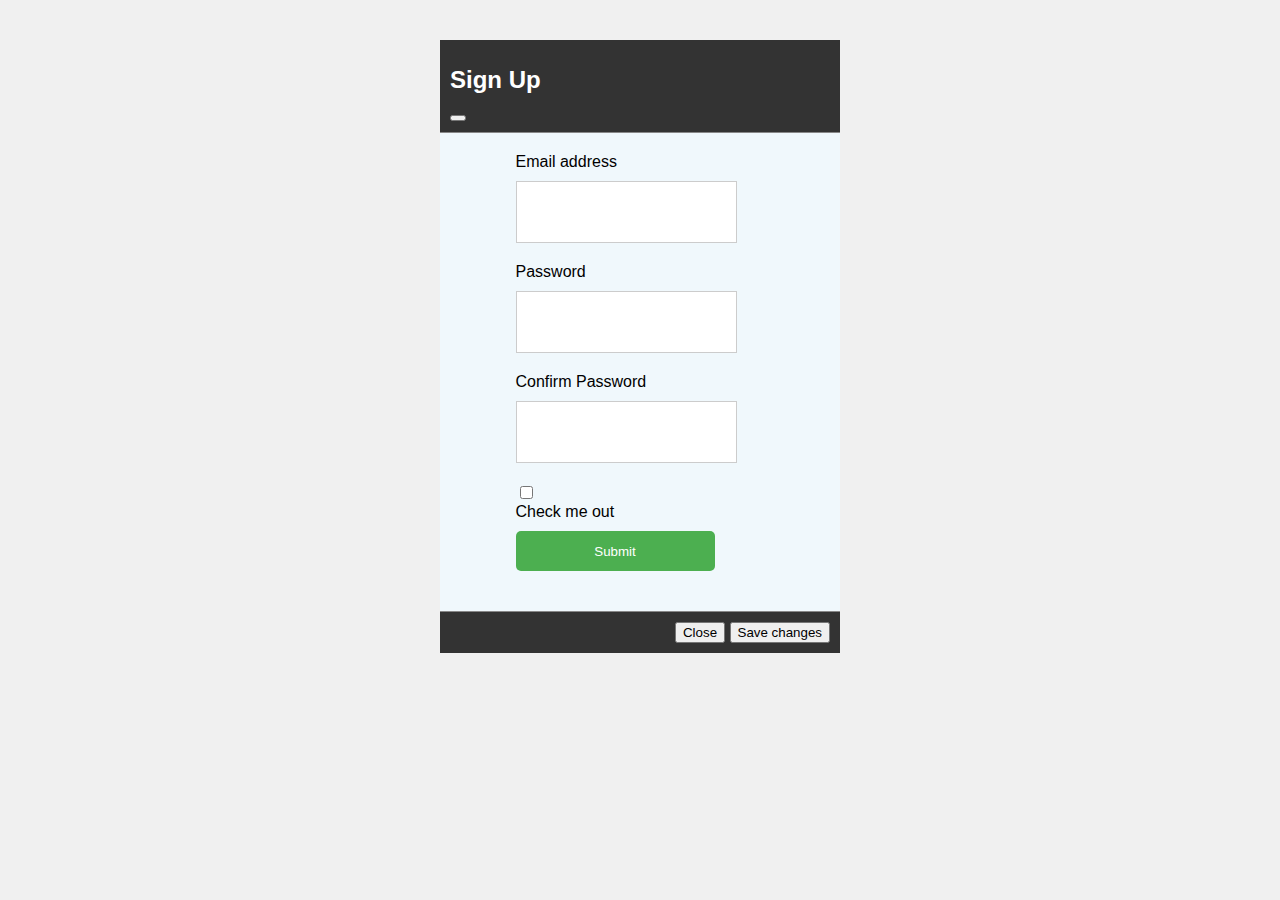
<file: signup.html>
<!DOCTYPE html>
<html lang="en">

<head>
    <meta charset="UTF-8">
    <meta name="viewport" content="width=device-width, initial-scale=1.0">
    <title>Sign Up</title>
    <style>
        body {
            font-family: Arial, sans-serif;
            background-color: #f0f0f0;
        }

        .container {
            width: 400px;
            margin: 40px auto;
            background-color: #fff;
            padding: 20px;
            border: 1px solid #ddd;
            border-radius: 10px;
            box-shadow: 0 0 10px rgba(0, 0, 0, 0.1);
        }

        .signup-form {
            text-align: center;
        }

        h2 {
            margin-top: 0;
        }

        label {
            display: block;
            margin-bottom: 10px;
            justify-content: center;
        }

        input[type="email"],
        input[type="password"] {
            width: 100%;
            height: 40px;
            margin-bottom: 20px;
            padding: 10px;
            border: 1px solid #ccc;
        }

        input[type="checkbox"] {
            margin-right: 10px;
        }

        button[type="submit"] {
            width: 100%;
            height: 40px;
            background-color: #4CAF50;
            color: #fff;
            padding: 10px;
            border: none;
            border-radius: 5px;
            cursor: pointer;
        }

        button[type="submit"]:hover {
            background-color: #3e8e41;
        }

        p {
            margin-top: 20px;
        }

        a {
            text-decoration: none;
            color: #4CAF50;
        }

        a:hover {
            color: #3e8e41;
        }

        #signup-error-msg {
            opacity: 0;
            transition: opacity 0.5s;
        }

        #error-msg-second-line {
            display: block;
            margin-top: 10px;
        }

        .modal-content {
            width: 350px;
        }

        .modal-dialog {
            margin: 40px auto;
            width: 400px;
            background-color: rgb(240, 248, 252);
            border-radius: 10px;
        }

        .modal-header {
            background-color: #333;
            color: #fff;
            padding: 10px;
            border-bottom: 1px solid #888;
            width: 380px;

        }

        .modal-title {
            font-size: 24px;
            font-weight: bold;
            margin-bottom: 10px;
        }

        .modal-body {
            justify-self: center;
            padding: 20px;
            /* width: 300px; */
        }

        .modal-footer {
            background-color: #333;
            color: #fff;
            padding: 10px;
            border-top: 1px solid #888;
            text-align: right;
            width: 380px;
        }
    </style>
</head>

<body>
    <div class="modal fade" id="signupModal" tabindex="-1" aria-labelledby="signupModalLabel" aria-hidden="true">
        <div class="modal-dialog">
            <div class="modal-content">
                <div class="modal-header">
                    <h1 class="modal-title fs-5" id="signupModalLabel">Sign Up</h1>
                    <button type="button" class="btn-close" data-bs-dismiss="modal" aria-label="Close"></button>
                </div>
                <div class="modal-body">
                    <form id="signup-form">
                        <div class="mb-3">
                            <label for="exampleInputEmail1" class="form-label">Email address</label>
                            <input type="email" class="form-control" id="exampleInputEmail1" aria-describedby="emailHelp" 
                                   pattern="[a-zA-Z0-9._%+-]+@[a-zA-Z0-9.-]+\.[a-zA-Z]{2,}$" required>
                            <!-- <div id="emailHelp" class="form-text">We'll never share your email with anyone
                                else.</div> -->
                        </div>
                        <div class="mb-3">
                            <label for="exampleInputPassword1" class="form-label">Password</label>
                            <input type="password" class="form-control" id="exampleInputPassword1" 
                                   pattern="^(?=.*[a-z])(?=.*[A-Z])(?=.*\d)(?=.*[@$!%*?&])[A-Za-z\d@$!%*?&]{8,}$" required>
                        </div>
                        <div class="mb-3">
                            <label for="exampleInputPassword1" class="form-label">Confirm Password</label>
                            <input type="password" class="form-control" id="exampleInputPassword2" required>
                        </div>
                        <div class="mb-3 form-check">
                            <input type="checkbox" class="form-check-input" id="exampleCheck1" required>
                            <label class="form-check-label" for="exampleCheck1">Check me out</label>
                        </div>
                        <button type="submit" class="btn btn-primary">Submit</button>
                        <p id="signup-error-msg"></p>
                    </form>
                </div>
                <div class="modal-footer">
                    <button type="button" class="btn btn-secondary" data-bs-dismiss="modal">Close</button>
                    <button type="button" class="btn btn-primary">Save changes</button>
                </div>
            </div>
        </div>
    </div>

    <script>
        const form = document.getElementById('signup-form');
        const emailInput = document.getElementById('exampleInputEmail1');
        const passwordInput = document.getElementById('exampleInputPassword1');
        const confirmPasswordInput = document.getElementById('exampleInputPassword2');
        const checkboxInput = document.getElementById('exampleCheck1');
        const errorMsgElement = document.getElementById('signup-error-msg');
    
        form.addEventListener('submit', (e) => {
            e.preventDefault();
    
            if (!emailInput.validity.valid) {
                errorMsgElement.textContent = 'Invalid email address';
                errorMsgElement.style.opacity = 1;
                return;
            }
    
            const password = passwordInput.value;
            if (!meetsPasswordRequirements(password)) {
                errorMsgElement.textContent = 'Password must be at least 8 characters, contain at least one uppercase letter, one lowercase letter, one number, and one special character';
                errorMsgElement.style.opacity = 1;
                return;
            }
    
            if (passwordInput.value!== confirmPasswordInput.value) {
                errorMsgElement.textContent = 'Passwords do not match';
                errorMsgElement.style.opacity = 1;
                return;
            }
    
            if (!checkboxInput.checked) {
                errorMsgElement.textContent = 'You must agree to the terms and conditions';
                errorMsgElement.style.opacity = 1;
                return;
            }
    
            // If all validation passes, refresh the page
            location.reload();
        });
    
        function meetsPasswordRequirements(password) {
            // Regular expression to check for at least one of each required character type
            const regex = /^(?=.*[a-z])(?=.*[A-Z])(?=.*\d)(?=.*[@$!%*?&])[A-Za-z\d@$!%*?&]{8,}$/;
            return regex.test(password);
        }
    </script>

</body>

</html>
</file>
<file: style.css>
/* Global Styles */

* {
    box-sizing: border-box;
    margin: 0;
    padding: 0;
    
  }
  
  body {
    font-family: Arial, sans-serif;
    line-height: 1.6;
    color: #333;
    background-color: #f9f9f9;
  }
  
  /* Navbar Styles */
  
  .navbar {
    background-color: #dbd88c;
    padding: 1rem;
    display: flex;
    justify-content: space-between;
    align-items: center;
  }
  
  .nav_logo {
    margin-right: 20px;
  }
  
  .logo {
    width: 40px;
    height: 40px;
    background-color: #fff;
    border-radius: 50%;
    display: inline-block;
    background-image: url(stylike.png);
    background-size: cover;
  }
  
  .search {
    flex-grow: 1;
    margin: 0 20px;
  }
  
  .search-container {
    position: relative;
  }
  
  .search-box {
    width: 100%;
    padding: 10px;
    border: none;
    border-radius: 20px;
    font-size: 16px;
    outline: none;
  }
  
  .search-box::placeholder {
    color: #9b9a89;
  }
  
  button[type="submit"] {
    position: absolute;
    top: 0;
    right: 0;
    padding: 10px;
    border: none;
    border-radius: 20px;
    background-color: #8c9055;
    color: #fff;
    cursor: pointer;
  }
  
  button[type="submit"]:hover {
    background-color: #444;
  }
  
  .login {
    margin-right: 20px;
  }
  
  .login-items {
    display: flex;
    align-items: center;
  }

  .login:hover {
    background-color: #8c9056;
  }
  
  .fa-regular.fa-user {
    font-size: 18px;
    margin-right: 10px;
  }
  
  #login-link {
    color: #333;
    text-decoration: none;
  }
  
  #login-link:hover {
    color: #ccc;
  }
  
  .cart {
    margin-right: 20px;
  }
  
  #cart-link {
    color: #333;
    text-decoration: none;
  }
  
  #cart-link:hover {
    color: #ccc;
  }
  
  .become-seller {
    margin-right: 20px;
  }
  
  .seller {
    padding: 10px;
    border: 1px solid #333;
    border-radius: 20px;
    background-color: #fff;
    color: #333;
    cursor: pointer;
  }
  
  .seller:hover {
    background-color: #f0f0f0;
  }
  .more {
    position: relative;
    display: inline-block;
    margin-right: 20px;
}

.dropdown-content {
    display: none;
    position:absolute;
    background-color: #0f1111;
    box-shadow: 0 2px 4px rgba(0,0,0,0.1);
    z-index: 1;
    min-width: 160px;
    left: -100px;
}

.dropdown-content a {
    color: #f9f1f1;
    padding: 12px 16px;
    text-decoration: none;
    display: block;
}

.dropdown-content a:hover {
    background-color: #ddd;
}

.more:hover .dropdown-content {
    display:block;
}
  
  .options {
    padding: 10px;
    border: 1px solid #333;
    border-radius: 20px;
    background-color: #fff;
    color: #333;
    cursor: pointer;
  }
  
  .options:hover {
    background-color: #f0f0f0;
  }
  
  /* Responsive Styles */
  
  @media (max-width: 768px) {
   .navbar {
      flex-wrap: wrap;
    }
   .search {
      flex-grow: 0;
      margin: 10px;
    }
   .login {
      margin-right: 10px;
    }
   .cart {
      margin-right: 10px;
    }
   .become-seller {
      margin-right: 10px;
    }
   .more {
      margin-right: 10px;
    }
  }
  
  @media (max-width: 480px) {
   .navbar {
      flex-direction: column;
    }
   .search {
      margin: 10px 0;
    }
   .login {
      margin: 10px 0;
    }
   .cart {
      margin: 10px 0;
    }
   .become-seller {
      margin: 10px 0;
    }
   .more {
      margin: 10px 0;
    }
  }




  /* Global Styles */

* {
  box-sizing: border-box;
  margin: 0;
  padding: 0;
}

/* body {
  font-family: Arial, sans-serif;
  line-height: 1.6;
  color: #333;
  background-color: #f9f9f9;
} */

/* Products Styles */

.products {
  display: flex;
  flex-wrap: wrap;
  justify-content: center;
  margin: 20px;
  
}

.products :hover{
  .images{
    width: 105%;
    background-color: #ddd;
    border-radius: 10px;
    box-shadow: #1c1c1c 10px solid;
  }
}



.grocery, .mobiles, .fashion, .electronics, .home-Furniture, .appliances, .travel, .beauty-toys-more, .two-wheelers {
  flex-basis: 20%;
  margin: 10px;
  border: 1px solid #ddd;
  border-radius: 10px;
  padding: 10px;
  text-align:center;
}

.images {
  margin-bottom: 10px;
}

.images img {
  width: 100%;
  height: 100%;
  object-fit: cover;
  border-radius: 10px;
}

.images p {
  font-size: 18px;
  font-weight: bold;
  margin-top: 10px;
}

/* Sliding Product Styles */
.slider {
  position: relative;
  width: 100%;
  height: 300px; /* adjust the height to your needs */
  overflow: hidden;
}

.slide {
  position: absolute;
  top: 0;
  left: 0;
  width: 100%;
  height: 100%;
  display: none; /* hide all slides initially */
}

.slide img {
  width: 100%;
  height: 100%;
  object-fit: fill;
  border-radius: 25px;
  padding: 20px;
}

/* Navigation button styles */
.navigation-button {
  position: absolute;
  bottom: 20px;
  left: 50%;
  transform: translateX(-50%);
  z-index: 1;
}

.dot {
  cursor: pointer;
  height: 15px;
  width: 15px;
  margin: 0 2px;
  background-color: #bbb;
  border-radius: 50%;
  display: inline-block;
}

.active, .dot:hover {
  background-color: #717171;
}

/* Make the slider responsive */
@media only screen and (max-width: 1200px) {
  .slider {
    height: 400px; /* adjust the height to your needs */
  }
}

@media only screen and (max-width: 992px) {
  .slider {
    height: 300px; /* adjust the height to your needs */
  }
}

@media only screen and (max-width: 768px) {
  .slider {
    height: 250px; /* adjust the height to your needs */
  }
}

@media only screen and (max-width: 480px) {
  .slider {
    height: 200px; /* adjust the height to your needs */
  }
}

/* Add CSS to make the slider work */
.slider .slide:first-child {
  display: block; /* show the first slide initially */
}

/* Box 2 Styles */
.child-section{
  background-color: #fff;
  margin: 20px;
  border-radius: 10px;
}

.box2 {
  /* background-color: #f9f9f9; */
  padding: 20px;
  text-align: center;
  margin: 0 20px;
  border-radius: 5px;
  box-shadow: #333;
  
}

.box2 h3 {
  font-size: 24px;
  font-weight: bold;
  margin-bottom: 10px;
  display: inline-block;
}

.box2 #angle{
  position: absolute;
  right: 40px;
}


/* Box-2 Styles */

.box-2 {
  display: flex;
  flex-wrap: wrap;
  justify-content: center;
  margin: 0 20px 20px;
  
}

.product-1, .product-2, .product-3, .product-4, .product-5, .product-6 {
  flex-basis: 20%;
  margin: 10px;
  border: 1px solid #ddd;
  border-radius: 10px;
  padding: 10px;
  text-align: center;
}

.e-img {
  width: 100%;
  height: 150px;
  object-fit: cover;
  border-radius: 10px;
}

.para {
  font-size: 18px;
  font-weight: bold;
  margin-top: 10px;
}

.para1 {
  margin-bottom: 10px;
}

.para2 {
  font-size: 16px;
  color: #666;
}



/* Responsive Styles */

@media (max-width: 768px) {
  .box-2 {
    flex-direction: column;
  }
  .product-1, .product-2, .product-3, .product-4, .product-5, .product-6 {
    flex-basis: 40%;
  }
}

@media (max-width: 480px) {
  .box-2 {
    flex-direction: column;
  }
  .product-1, .product-2, .product-3, .product-4, .product-5, .product-6 {
    flex-basis: 60%;
  }
}




.about{
    /* margin: 20px; */
    /* display: flex; */
    text-align: justify;
    padding: 30px;
    color:#878787;
    width: 100%;
}

#about{
  text-align: center;
}


.footer{
    background-color: #7d7b59;
    height: 315px;
    width: 100%;
    position:sticky;
    bottom: 0;
    border-radius: 0 0 10px;
    /* box-sizing: border-box; */
}

.footer-container{
    height: 215px;
    width: auto;
    padding: 20px 60px 0;
    display: flex;
    justify-content: space-between;
    box-sizing: border-box;
}





.footer-divs{
    height: 195px;
    width: 200px;
    /* padding: 40px 60px 0; */
}

.footer-divs-4{
    height: 195px;
    width: 250px;
    padding: 0 0 0 32px;
    border-left: 1px solid #454d5e;
}


@media (max-width: 515px){
  .footer-container {
    font-size: 10px;
    padding: 0; 
  }
}
@media (max-width: 480px) {
  .footer-divs-4{
    padding: 0px;
    
  }
}

#f-hd{
    color: #1c1c1c;
    margin: 0 0 12px;
}
#f-D{
    color: #2F2F2F;
}
#f-D-4{
    color: #2F2F2F;
    margin-bottom: 16px;
}

#anchor{
    color: #2F2F2F;
    text-decoration: none;
}

.f-end{
    height: 68px;
    padding: 20px 0 ;
    font-size: 14px;
    margin: 20px 0 0 ;
    border-top: 1px solid #454d5e;
    display: flex;
    justify-content: space-evenly;
    align-items: center;
    box-sizing: border-box;
}

#icon{
    color: #272727;
    height: 24px;
    width: 35px;
    display: inline;
    justify-content: space-around;
}

#icons{
    color: goldenrod;
}




/* add-to-cart */
.price {
  font-weight: bold;
  color: #337ab7;
}

.add-to-cart,.Buy-Now {
  /* background-color: #337ab7; */
  background-color: transparent;
  border: 1px solid #454d5e ;
  color: #333;
  padding: 10px 20px;
  /* border: none; */
  border-radius: 10px;
  cursor: pointer;
}

.add-to-cart:hover ,.Buy-Now:hover{
  background-color: #158df5;
}


.f-end-n{
  height: 68px;
  padding: 20px 0 ;
  font-size: 14px;
  margin: 20px 0 0 ;
  border-top: 1px solid #454d5e;
  display: flex;
  justify-content: space-evenly;
  align-items: center;
  box-sizing: border-box;
  background-color: #dbd887;
}


#fashion{
  height: 500px;
  width: 300px;
}


#description{
  font-family:'Segoe UI';
  font-weight: 400;
  font-size: medium;
  padding: 0 0 10px ;
  text-align: center;
  
}


@media(max-width: 400px){
 #fashion{
  
  width:200px;
}
}



/* style.css */
/* Existing styles */

/* Chatbot icon styles */
.chatbot-icon {
  position: fixed;
  bottom: 20px;
  right: 20px;
  width: 50px;
  height: 50px;
  background-color: #007bff;
  color: #fff;
  border-radius: 50%;
  display: flex;
  justify-content: center;
  align-items: center;
  cursor: pointer;
  box-shadow: 0 0 10px rgba(0, 0, 0, 0.1);
  z-index: 1000;
}

.chatbot-icon i {
  font-size: 24px;
}

/* Chatbot container styles */
.chatbot-container {
  position: fixed;
  bottom: 80px;
  right: 20px;
  width: 300px;
  background-color: #fff;
  border-radius: 8px;
  box-shadow: 0 0 10px rgba(0, 0, 0, 0.1);
  overflow: hidden;
  z-index: 1000;
  display: none; /* Hidden initially */
}

.chat-box {
  height: 300px;
  overflow-y: auto;
  padding: 10px;
  border-bottom: 1px solid #ddd;
}

.chat-box .message {
  margin: 10px 0;
}

.chat-box .message.user {
  text-align: right;
}

.input-container {
  display: flex;
  border-top: 1px solid #ddd;
}

#user-input {
  flex: 1;
  padding: 10px;
  border: none;
}

button {
  padding: 10px;
  border: none;
  background-color: #007bff;
  color: #fff;
  cursor: pointer;
}

.button-container {
  display: flex;
  justify-content: space-around;
  padding: 10px;
  border-top: 1px solid #ddd;
}

.button-container button {
  flex: 1;
  margin: 0 5px;
  background-color: #28a745;
}
</file>
